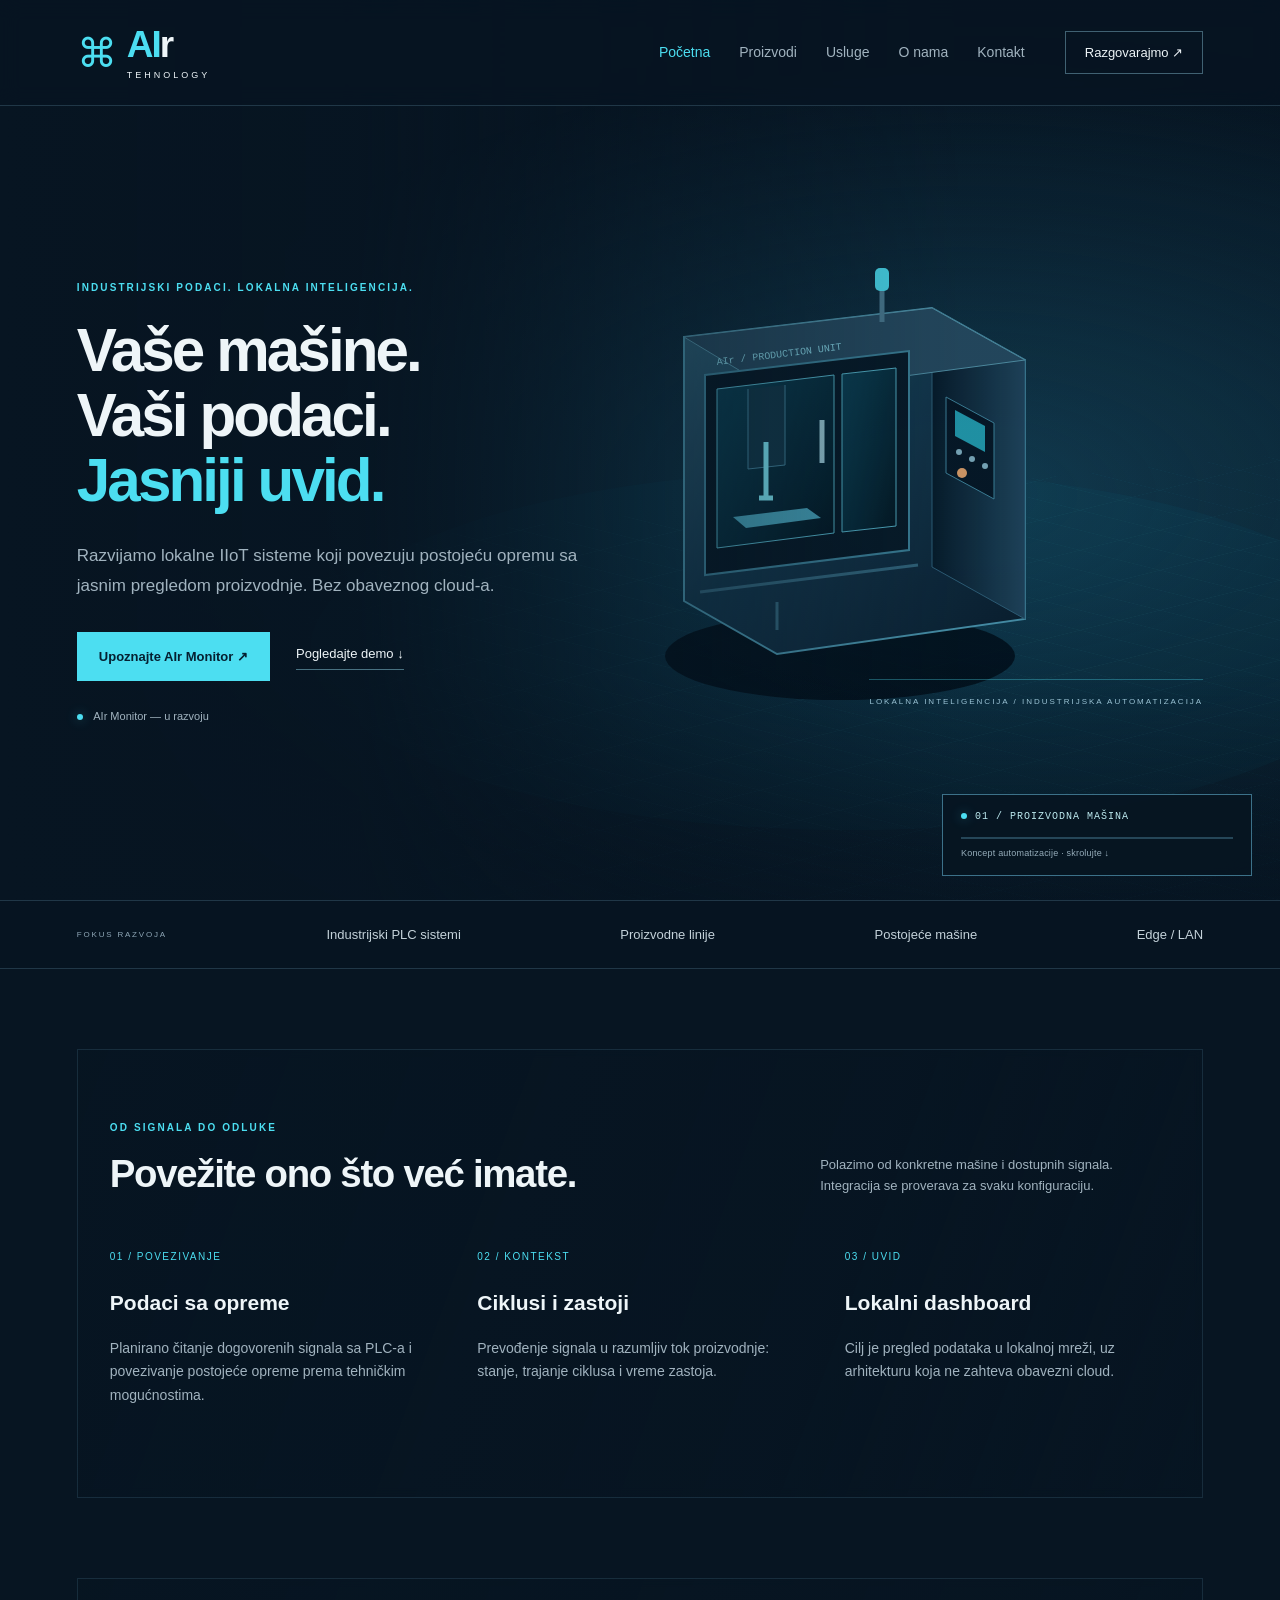
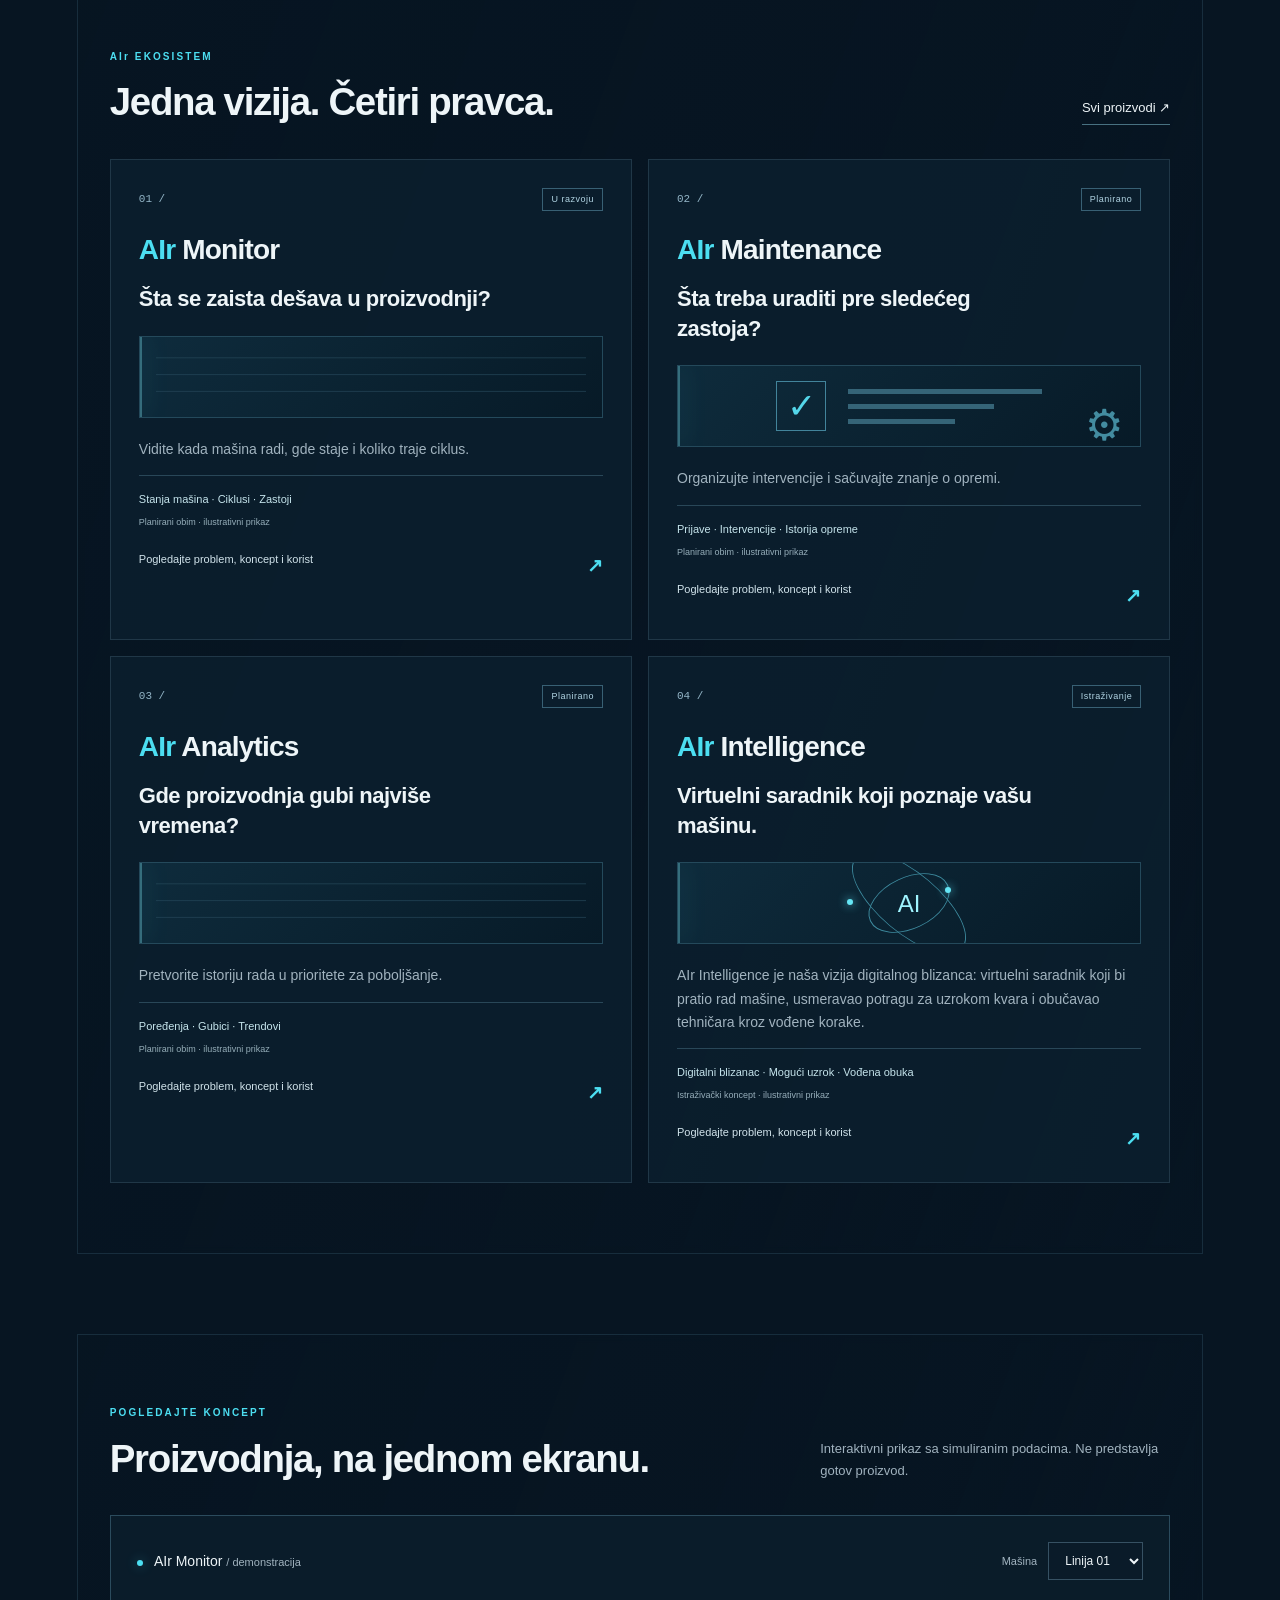
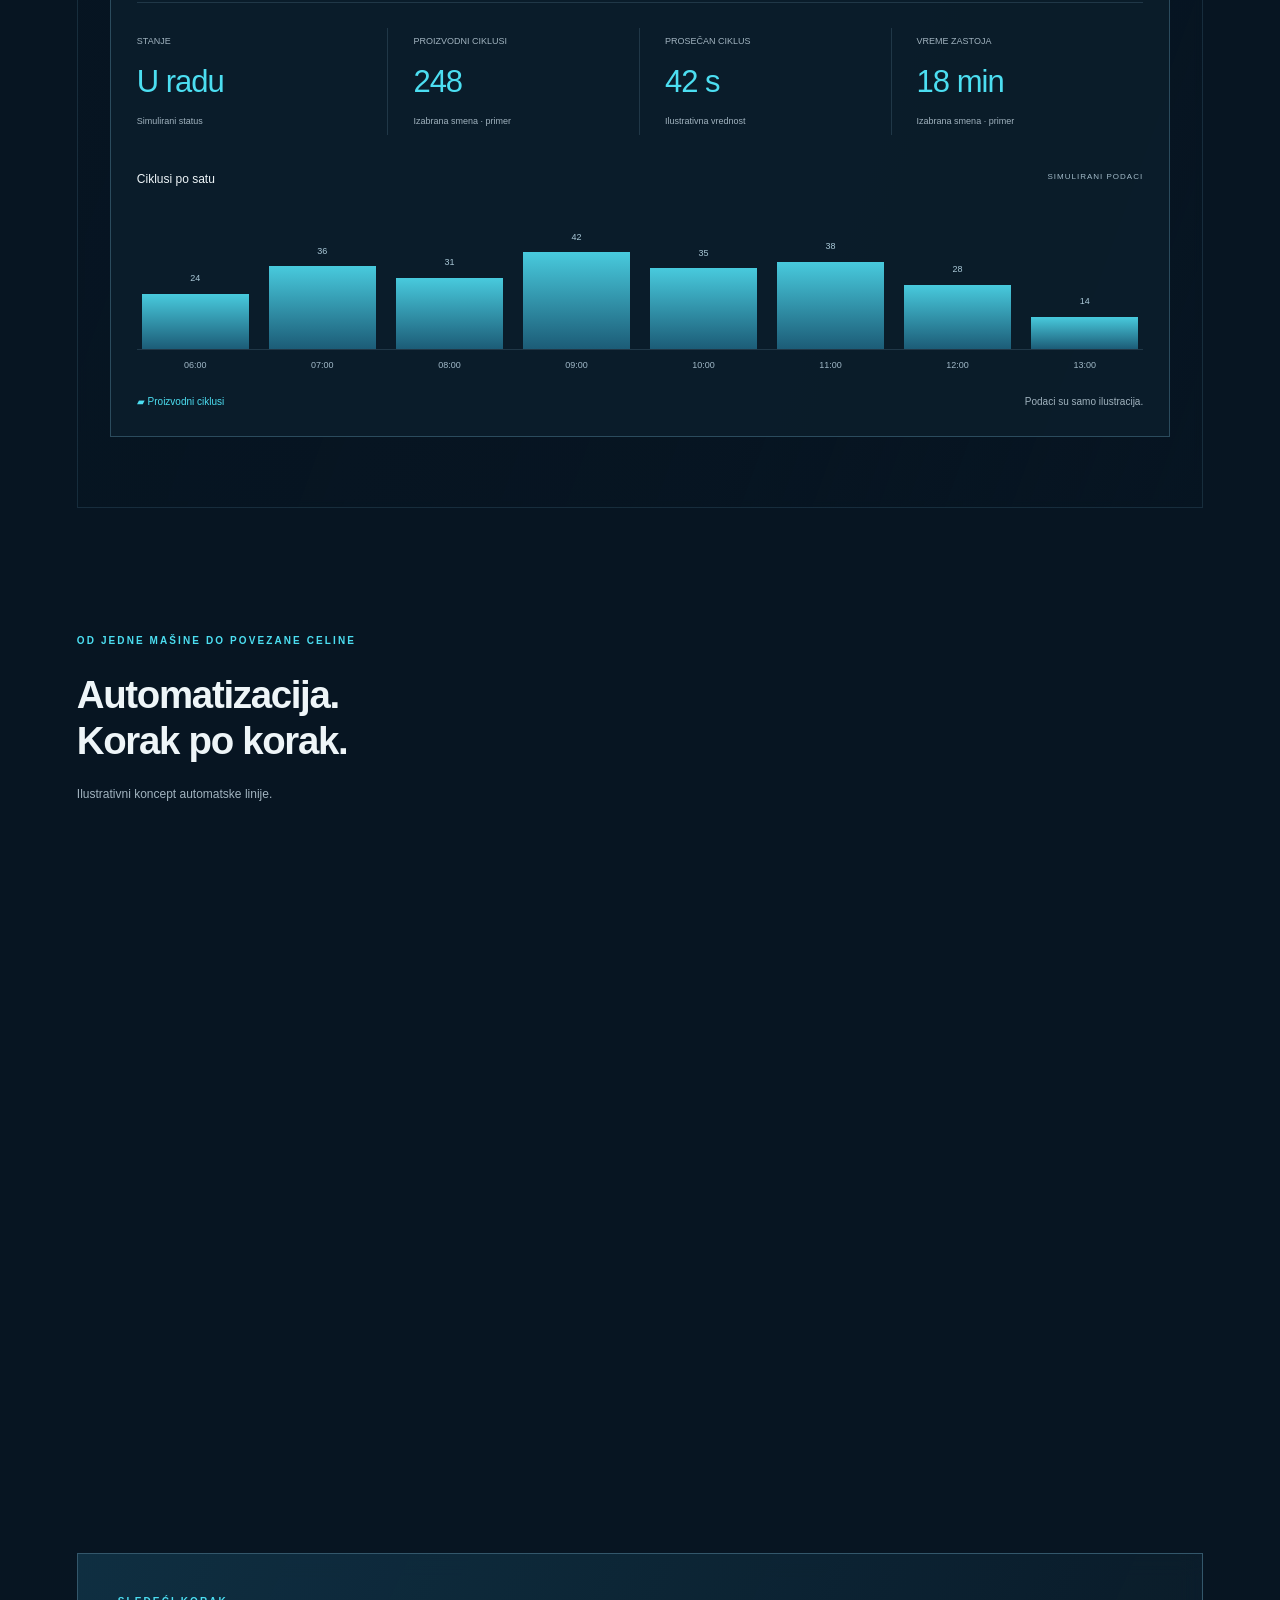
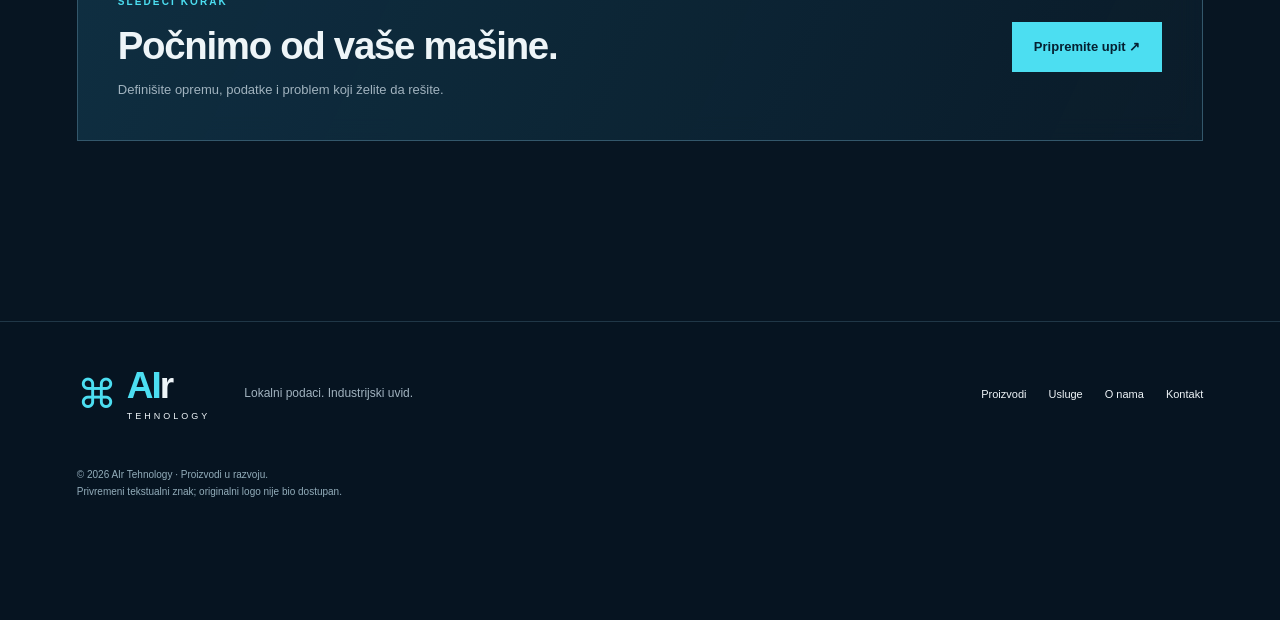
<file: index.html>
<!doctype html><html lang="sr-Latn"><head><meta charset="utf-8"><meta name="viewport" content="width=device-width,initial-scale=1"><meta name="description" content="AIr Tehnology — lokalni IIoT sistemi u razvoju za industrijske mašine i proizvodne linije. Integracija prema zahtevima pogona. Bez obaveznog cloud-a."><meta name="theme-color" content="#071522"><title>Lokalna inteligencija za industriju | AIr Tehnology</title><link rel="stylesheet" href="style.css"><script src="app.js" defer></script></head><body class="factory-home"><div class="factory-background" aria-hidden="true">
<svg class="factory-svg" viewBox="0 0 1600 900" preserveAspectRatio="xMidYMid slice">
<defs>
 <linearGradient id="steel" x2="1" y2="1"><stop stop-color="#32647b"/><stop offset=".45" stop-color="#15394f"/><stop offset="1" stop-color="#0a1d2d"/></linearGradient>
 <linearGradient id="side" x2="1" y2="0"><stop stop-color="#071b2a"/><stop offset="1" stop-color="#21465e"/></linearGradient>
 <linearGradient id="glass" x2="1" y2="1"><stop stop-color="#0d4b61" stop-opacity=".8"/><stop offset="1" stop-color="#041621"/></linearGradient>
 <pattern id="factory-grid" width="80" height="40" patternUnits="userSpaceOnUse" patternTransform="matrix(1 .25 -1 .25 800 500)"><path d="M80 0H0V40" stroke="#39adc4" stroke-opacity=".14" fill="none"/></pattern>
 <pattern id="belt" width="28" height="18" patternUnits="userSpaceOnUse"><path d="M0 0V18" stroke="#69d5df" stroke-opacity=".55" stroke-width="3"/></pattern>
 <filter id="glow"><feGaussianBlur stdDeviation="4"/></filter>
 <g id="robot-unit" stroke-linejoin="round">
  <ellipse cx="0" cy="0" rx="65" ry="20" fill="#05101c"/>
  <path d="M-47-15V-44L0-63 47-44V-15L0 4Z" fill="url(#steel)" stroke="#58bed1"/>
  <path d="M-24-38V-95L0-111 24-95V-38L0-25Z" fill="url(#side)" stroke="#58bed1"/>
  <g class="robot-shoulder"><path d="M-17-84-53-191-26-210 22-105Z" fill="url(#steel)" stroke="#70dded" stroke-width="2"/>
   <circle cx="-39" cy="-199" r="24" fill="#14394f" stroke="#8eeaff" stroke-width="2"/><circle cx="-39" cy="-199" r="10" fill="#4cdef1"/>
   <g class="robot-elbow"><path d="M-45-219 59-266 78-235-26-180Z" fill="url(#steel)" stroke="#72d8ea" stroke-width="2"/>
    <circle cx="68" cy="-250" r="20" fill="#173e53" stroke="#80e2f4" stroke-width="2"/><circle cx="68" cy="-250" r="7" fill="#73ecfa"/>
    <path d="M80-259 116-220 101-201 56-235Z" fill="url(#steel)" stroke="#80e2f4"/><path d="m108-212 19 5 5 25-11 6-4-20-12-3m0 2-5 24 14 5" fill="none" stroke="#a4eef7" stroke-width="5"/>
   </g>
  </g>
  <circle cx="0" cy="-93" r="16" fill="#12384c" stroke="#8dedff" stroke-width="2"/><circle cx="0" cy="-93" r="6" fill="#72e6f5"/>
 </g>
 <g id="conveyor-unit">
  <path d="M0 0 300-35 355-5 55 31Z" fill="#102f42" stroke="#5cc6d7" stroke-width="2"/>
  <path d="M5 0 300-32 348-6 55 26Z" fill="url(#belt)"/>
  <path d="M0 0V24L55 55V31M55 55 355 18V-5" fill="url(#side)" stroke="#4a96ad"/>
  <path d="M35 45V100M78 51V106M310 24V79M338 21V75" stroke="#326179" stroke-width="10"/>
  <path class="belt-flow" d="m55 14 265-31" fill="none" stroke="#7fe9f5" stroke-width="2" stroke-dasharray="7 25"/>
 </g>
</defs>
<ellipse cx="1010" cy="650" rx="540" ry="180" fill="#159ab5" opacity=".06"/>
<path d="M0 590 1600 440V900H0Z" fill="url(#factory-grid)"/>
<g class="factory-part" data-stage=".55" data-from-x="0" data-from-y="-90">
 <path d="M565 690 850 760 1450 636" fill="none" stroke="#4cdef1" stroke-opacity=".5" stroke-width="2" stroke-dasharray="8 9"/>
 <g stroke="#2b677d" fill="#0a2334"><path d="M566 592V345L1445 250V550" fill="none" stroke-width="7"/><path d="M566 345 620 362 1490 270 1445 250"/><path d="M620 362V601M1490 270V564" fill="none" stroke-width="5"/></g>
 <g fill="#4cdef1"><circle cx="580" cy="348" r="4"/><circle cx="890" cy="312" r="4"/><circle cx="1190" cy="279" r="4"/><circle cx="1450" cy="254" r="4"/></g>
</g>
<g class="factory-part" data-stage=".38" data-from-x="-200" data-from-y="90"><g transform="translate(510 621)"><use href="#conveyor-unit"/><g class="workpiece"><path d="m120-28 35-4 22 13v30l-35 4-22-13Z" fill="#2a677c" stroke="#6adddf"/><path d="m120-28 22 14 35-5m-35 5v29" fill="none" stroke="#6adddf"/></g></g></g>
<g class="machine-core">
 <ellipse cx="1000" cy="656" rx="175" ry="44" fill="#020c14" opacity=".8"/>
 <path d="m844 337 248-29 93 52v259l-248 35-93-53Z" fill="url(#steel)" stroke="#4c98b1" stroke-width="2"/>
 <path d="m1092 308 93 52v259l-93-52Z" fill="url(#side)" stroke="#31627c"/>
 <path d="m844 337 248-29 93 52-248 33Z" fill="#274b61" stroke="#5595ab"/>
 <path d="M865 375 1069 351V550L865 575Z" fill="#081a27" stroke="#3e839b" stroke-width="2"/>
 <path d="m877 389 117-14v158l-117 15Z" fill="url(#glass)" stroke="#56b4ca"/>
 <path d="m1002 374 54-6v158l-54 6Z" fill="url(#glass)" stroke="#56b4ca"/>
 <path d="m982 420 0 43" stroke="#9bcad6" stroke-width="5"/>
 <path d="M908 389V469L945 465V385" fill="#13384a" stroke="#43829b"/>
 <path class="machine-tool" d="M926 442V498m-7 0h14" stroke="#7de6f4" stroke-width="5"/>
 <path d="m893 517 74-9 14 10-75 10Z" fill="#48a4bb"/>
 <path d="m1106 397 48 26v76l-48-26Z" fill="#071725" stroke="#41869f"/>
 <path d="m1115 410 30 16v26l-30-16Z" fill="#2cbfd4" opacity=".8"/>
 <g fill="#82b0c2"><circle cx="1119" cy="452" r="3"/><circle cx="1132" cy="459" r="3"/><circle cx="1145" cy="466" r="3"/></g>
 <circle cx="1122" cy="473" r="5" fill="#e2a16a"/>
 <path d="m860 592 218-27M937 602v28" stroke="#34687f" stroke-width="3"/>
 <path d="M1042 322V278" stroke="#4c7c92" stroke-width="5"/><rect x="1035" y="268" width="14" height="23" rx="5" fill="#4cdef1"/>
 <text x="877" y="365" fill="#89d7e7" font-size="10" font-family="monospace" transform="rotate(-7 877 365)">AIr / PRODUCTION UNIT</text>
</g>
<g class="factory-part" data-stage=".12" data-from-x="-130" data-from-y="100"><g transform="translate(740 700)"><use href="#robot-unit"/></g></g>
<g class="factory-part" data-stage=".52" data-from-x="240" data-from-y="80"><g transform="translate(1140 635)"><use href="#conveyor-unit"/></g></g>
<g class="factory-part" data-stage=".25" data-from-x="150" data-from-y="100"><g transform="translate(1390 605) scale(-.85 .85)"><use href="#robot-unit"/></g></g>
<g class="factory-part" data-stage=".65" data-from-x="80" data-from-y="80">
 <g transform="translate(1470 642)"><path d="m0 0 50-6 26 15v51l-50 6L0 51Z" fill="url(#steel)" stroke="#5ec9dd"/><path d="m5-24 39-4 22 13v25l-39 5L5 0Z" fill="#1a4960" stroke="#5ec9dd"/></g>
 <path class="line-signal" d="M604 715 856 780 1474 660" fill="none" stroke="#65e2ee" stroke-width="3" stroke-dasharray="12 28"/>
</g>
</svg>
<div class="factory-shade"></div>
</div>
<div class="factory-status" aria-hidden="true"><span class="dot"></span><span id="factory-stage-label">01 / PROIZVODNA MAŠINA</span><div class="factory-progress"><span></span></div><small>Koncept automatizacije · skrolujte ↓</small></div>

<a class="skip" href="#main">Pređi na sadržaj</a><header><a class="brand" href="index.html" aria-label="AIr Tehnology početna"><span class="brand-symbol">⌘</span><span><b><i>AI</i>r</b><small>TEHNOLOGY</small></span></a><button class="menu-toggle" aria-expanded="false" aria-controls="navigation" aria-label="Otvori navigaciju">☰</button><nav id="navigation" aria-label="Glavna navigacija"><a href="index.html" aria-current="page">Početna</a><a href="proizvodi.html" >Proizvodi</a><a href="usluge.html" >Usluge</a><a href="o-nama.html" >O nama</a><a href="kontakt.html" >Kontakt</a></nav><a class="header-cta" href="kontakt.html">Razgovarajmo ↗</a></header><main id="main"><section class="hero"><div><div class="eyebrow">INDUSTRIJSKI PODACI. LOKALNA INTELIGENCIJA.</div><h1>Vaše mašine.<br>Vaši podaci.<br><em>Jasniji uvid.</em></h1><p class="lead">Razvijamo lokalne IIoT sisteme koji povezuju postojeću opremu sa jasnim pregledom proizvodnje. Bez obaveznog cloud-a.</p><div class="actions"><a class="button" href="air-monitor.html">Upoznajte AIr Monitor ↗</a><a class="text-link" href="#demo">Pogledajte demo ↓</a></div><div class="hero-note"><i class="dot"></i> AIr Monitor — u razvoju</div></div><div class="factory-hero-space"><span>LOKALNA INTELIGENCIJA / INDUSTRIJSKA AUTOMATIZACIJA</span></div></section><div class="tech-strip"><span>FOKUS RAZVOJA</span><b>Industrijski PLC sistemi</b><b>Proizvodne linije</b><b>Postojeće mašine</b><b>Edge / LAN</b></div><section class="section"><div class="section-heading"><div><div class="eyebrow">OD SIGNALA DO ODLUKE</div><h2>Povežite ono što već imate.</h2></div><p>Polazimo od konkretne mašine i dostupnih signala. Integracija se proverava za svaku konfiguraciju.</p></div><div class="steps"><article><span>01 / POVEZIVANJE</span><h3>Podaci sa opreme</h3><p>Planirano čitanje dogovorenih signala sa PLC-a i povezivanje postojeće opreme prema tehničkim mogućnostima.</p></article><article><span>02 / KONTEKST</span><h3>Ciklusi i zastoji</h3><p>Prevođenje signala u razumljiv tok proizvodnje: stanje, trajanje ciklusa i vreme zastoja.</p></article><article><span>03 / UVID</span><h3>Lokalni dashboard</h3><p>Cilj je pregled podataka u lokalnoj mreži, uz arhitekturu koja ne zahteva obavezni cloud.</p></article></div></section><section class="section"><div class="section-heading"><div><div class="eyebrow">AIr EKOSISTEM</div><h2>Jedna vizija. Četiri pravca.</h2></div><a class="text-link" href="proizvodi.html">Svi proizvodi ↗</a></div><div class="products"><a class="product benefit-card" href="air-monitor.html"><div class="row"><span class="num">01 /</span><span class="badge">U razvoju</span></div><h3><span>AIr</span> Monitor</h3><h4>Šta se zaista dešava u proizvodnji?</h4><div class="concept-visual visual-monitor mini" aria-hidden="true"><svg viewBox="0 0 440 100" preserveAspectRatio="none"><path d="M0 80H440M0 45H440M0 10H440" stroke="#244658" fill="none"/><path class="signal-line" d="M0 70H40V30H85V70H125V25H170V70H215V35H260V70H305V20H350V70H395V28H440" stroke="currentColor" stroke-width="3" fill="none"/></svg><span class="scan-light"></span></div><p>Vidite kada mašina radi, gde staje i koliko traje ciklus.</p><div class="card-deliverables">Stanja mašina · Ciklusi · Zastoji</div><span class="card-disclaimer">Planirani obim · ilustrativni prikaz</span><span class="more">Pogledajte problem, koncept i korist <b>↗</b></span></a><a class="product benefit-card" href="air-maintenance.html"><div class="row"><span class="num">02 /</span><span class="badge">Planirano</span></div><h3><span>AIr</span> Maintenance</h3><h4>Šta treba uraditi pre sledećeg zastoja?</h4><div class="concept-visual visual-maintenance mini" aria-hidden="true"><span class="task-mark">✓</span><div class="task-lines"><i></i><i></i><i></i></div><span class="gear-mark">⚙</span><span class="scan-light"></span></div><p>Organizujte intervencije i sačuvajte znanje o opremi.</p><div class="card-deliverables">Prijave · Intervencije · Istorija opreme</div><span class="card-disclaimer">Planirani obim · ilustrativni prikaz</span><span class="more">Pogledajte problem, koncept i korist <b>↗</b></span></a><a class="product benefit-card" href="air-analytics.html"><div class="row"><span class="num">03 /</span><span class="badge">Planirano</span></div><h3><span>AIr</span> Analytics</h3><h4>Gde proizvodnja gubi najviše vremena?</h4><div class="concept-visual visual-analytics mini" aria-hidden="true"><svg viewBox="0 0 440 100" preserveAspectRatio="none"><path d="M0 80H440M0 45H440M0 10H440" stroke="#244658" fill="none"/><path class="signal-line" d="M0 85 45 75 80 80 120 52 160 60 205 35 250 45 290 20 340 30 390 12 440 18" stroke="currentColor" stroke-width="3" fill="none"/></svg><span class="scan-light"></span></div><p>Pretvorite istoriju rada u prioritete za poboljšanje.</p><div class="card-deliverables">Poređenja · Gubici · Trendovi</div><span class="card-disclaimer">Planirani obim · ilustrativni prikaz</span><span class="more">Pogledajte problem, koncept i korist <b>↗</b></span></a><a class="product benefit-card" href="air-intelligence.html"><div class="row"><span class="num">04 /</span><span class="badge">Istraživanje</span></div><h3><span>AIr</span> Intelligence</h3><h4>Virtuelni saradnik koji poznaje vašu mašinu.</h4><div class="concept-visual visual-intelligence mini" aria-hidden="true"><span class="ai-orbit orbit-one"></span><span class="ai-orbit orbit-two"></span><b class="ai-core">AI</b><i class="ai-node node-one"></i><i class="ai-node node-two"></i><span class="scan-light"></span></div><p>AIr Intelligence je naša vizija digitalnog blizanca: virtuelni saradnik koji bi pratio rad mašine, usmeravao potragu za uzrokom kvara i obučavao tehničara kroz vođene korake.</p><div class="card-deliverables">Digitalni blizanac · Mogući uzrok · Vođena obuka</div><span class="card-disclaimer">Istraživački koncept · ilustrativni prikaz</span><span class="more">Pogledajte problem, koncept i korist <b>↗</b></span></a></div></section><section class="section" id="demo"><div class="section-heading"><div><div class="eyebrow">POGLEDAJTE KONCEPT</div><h2>Proizvodnja, na jednom ekranu.</h2></div><p>Interaktivni prikaz sa simuliranim podacima. Ne predstavlja gotov proizvod.</p></div><div class="dashboard"><div class="dash-head"><div><i class="dot"></i> AIr Monitor <span class="muted">/ demonstracija</span></div><label>Mašina <select id="machine"><option value="0">Linija 01</option><option value="1">Presa 02</option><option value="2">Ćelija 03</option></select></label></div><div class="metrics" aria-live="polite"><div><small>STANJE</small><strong id="state"></strong><span>Simulirani status</span></div><div><small>PROIZVODNI CIKLUSI</small><strong id="cycles"></strong><span>Izabrana smena · primer</span></div><div><small>PROSEČAN CIKLUS</small><strong id="cycle"></strong><span>Ilustrativna vrednost</span></div><div><small>VREME ZASTOJA</small><strong id="stop"></strong><span>Izabrana smena · primer</span></div></div><div class="chart-title">Ciklusi po satu <span>SIMULIRANI PODACI</span></div><div class="bars" id="bars" aria-label="Simulirani ciklusi po satu"></div><div class="legend"><span>▰ Proizvodni ciklusi</span><span>Podaci su samo ilustracija.</span></div></div></section><section class="factory-finale"><div class="eyebrow">OD JEDNE MAŠINE DO POVEZANE CELINE</div><h2>Automatizacija.<br>Korak po korak.</h2><p>Ilustrativni koncept automatske linije.</p></section><section class="cta"><div><div class="eyebrow">SLEDEĆI KORAK</div><h2>Počnimo od vaše mašine.</h2><p>Definišite opremu, podatke i problem koji želite da rešite.</p></div><a class="button" href="kontakt.html">Pripremite upit ↗</a></section></main><footer><a class="brand" href="index.html"><span class="brand-symbol">⌘</span><span><b><i>AI</i>r</b><small>TEHNOLOGY</small></span></a><p>Lokalni podaci. Industrijski uvid.</p><div><a href="proizvodi.html">Proizvodi</a><a href="usluge.html">Usluge</a><a href="o-nama.html">O nama</a><a href="kontakt.html">Kontakt</a></div><small>© 2026 AIr Tehnology · Proizvodi u razvoju.<br>Privremeni tekstualni znak; originalni logo nije bio dostupan.</small></footer></body></html>
</file>
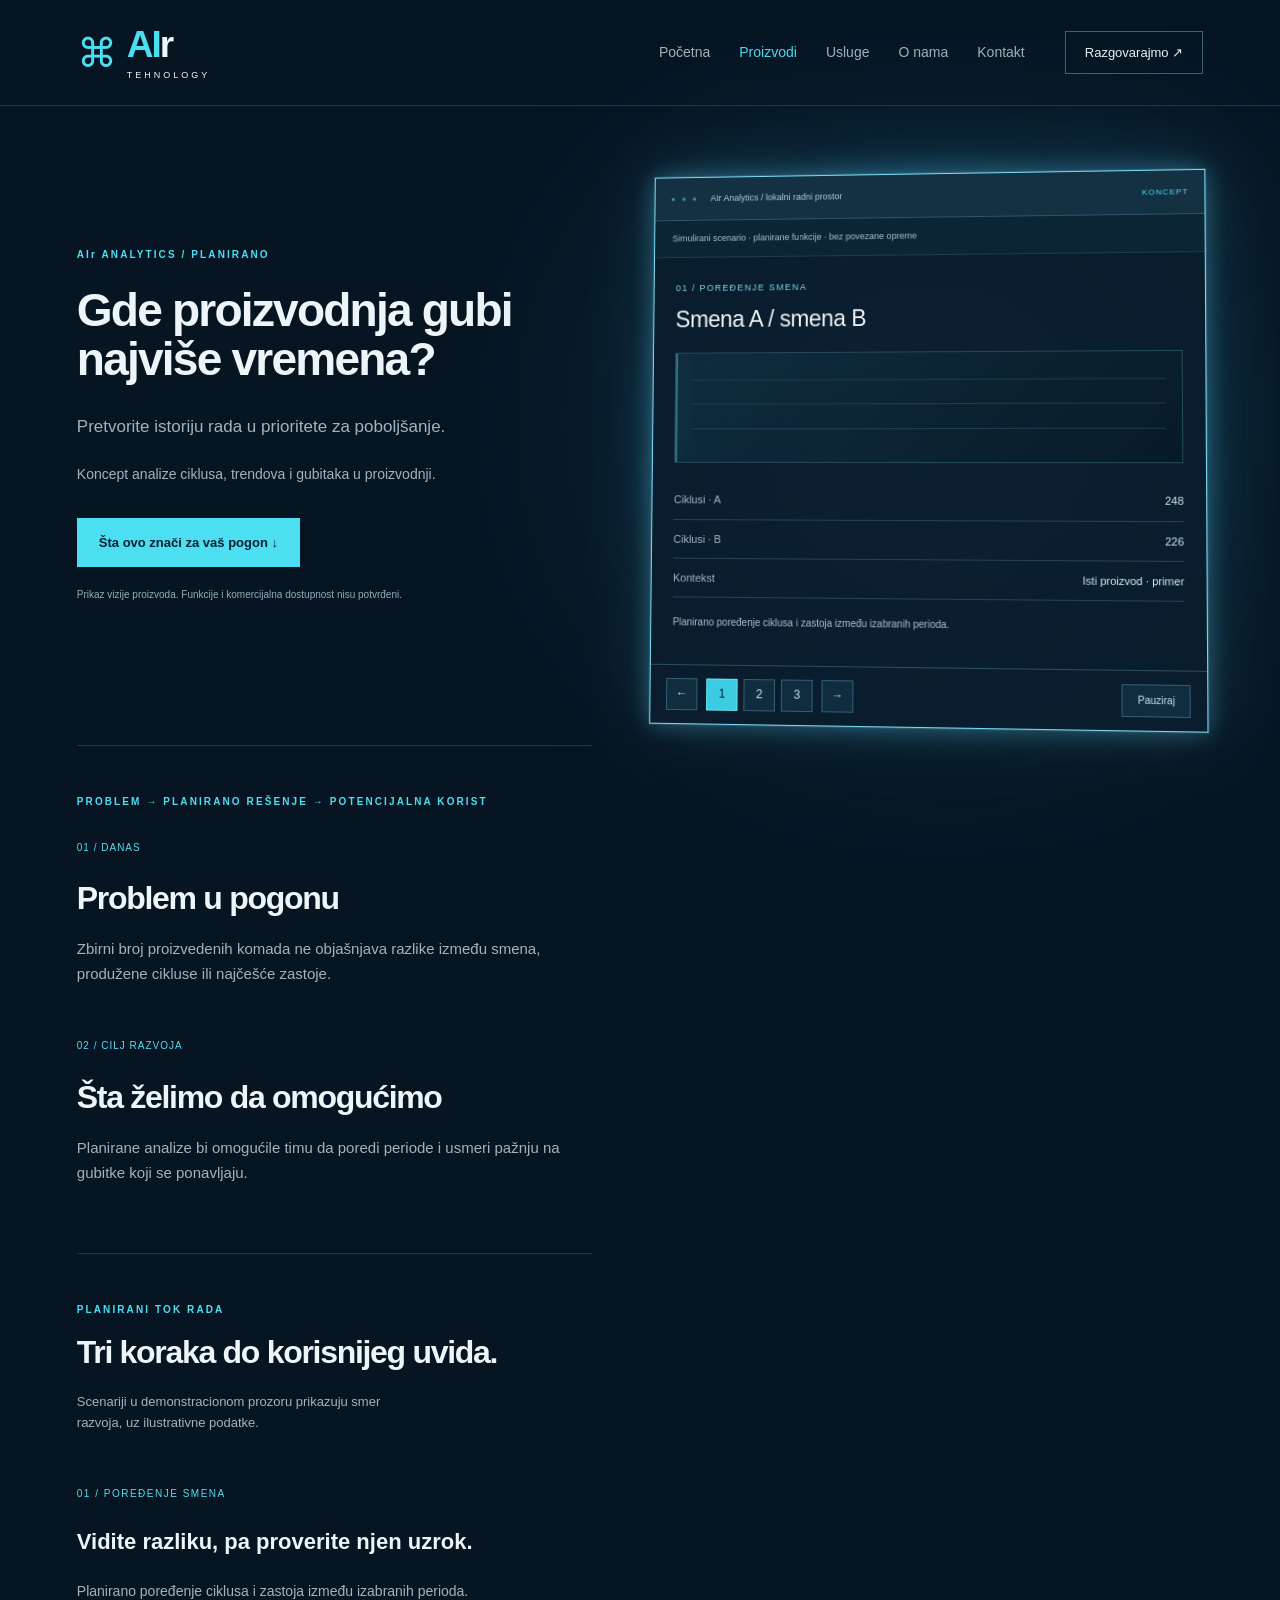
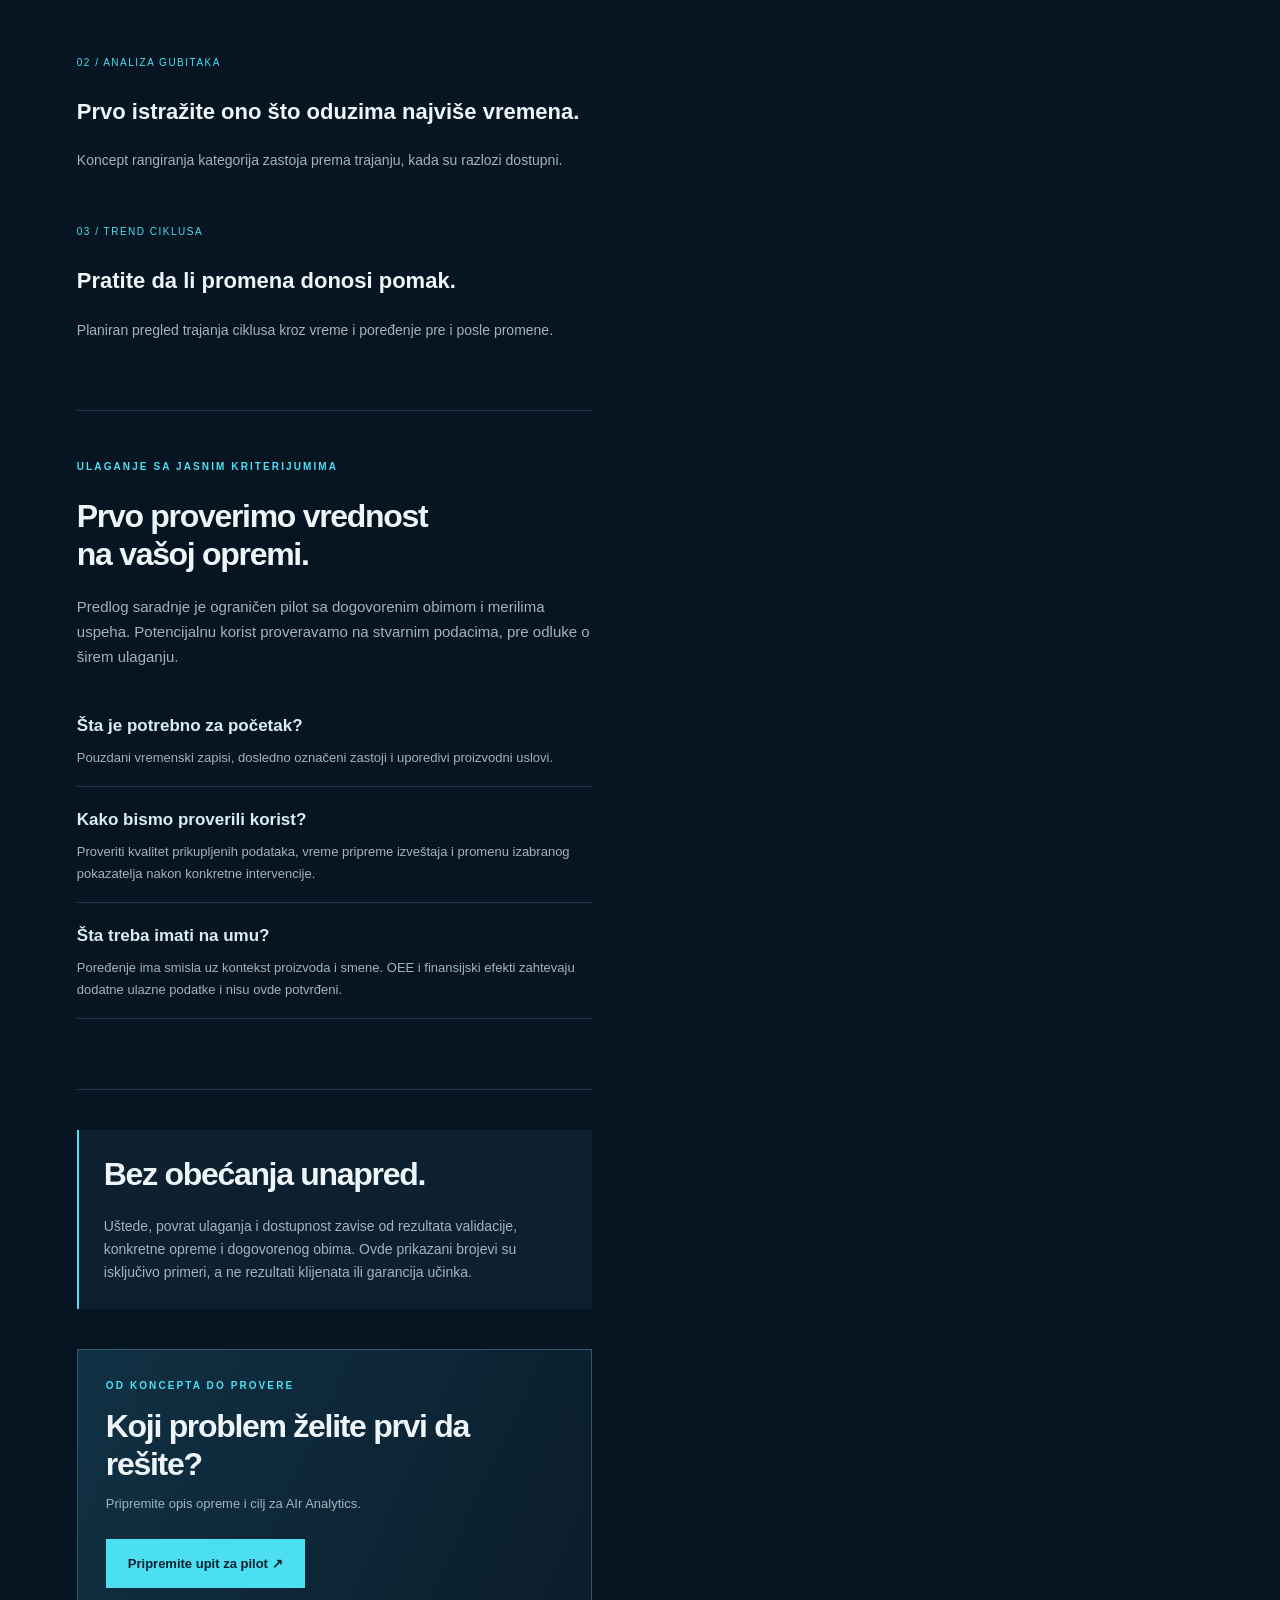
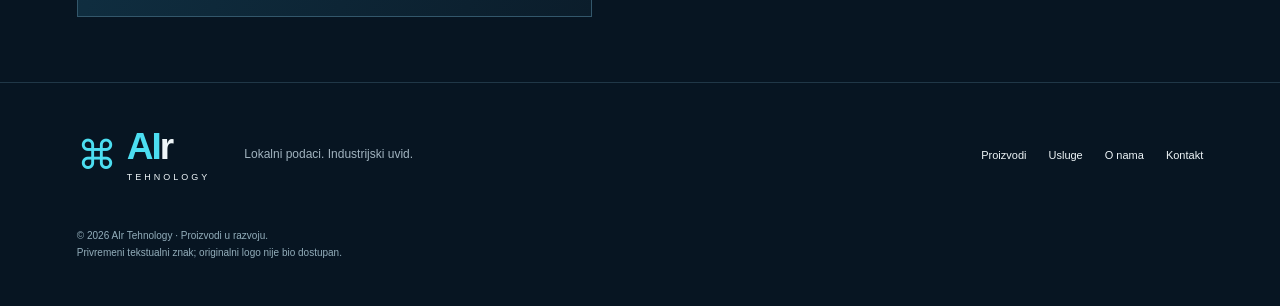
<file: air-analytics.html>
<!doctype html><html lang="sr-Latn"><head><meta charset="utf-8"><meta name="viewport" content="width=device-width,initial-scale=1"><meta name="description" content="AIr Tehnology — lokalni IIoT sistemi u razvoju za industrijske mašine i proizvodne linije. Integracija prema zahtevima pogona. Bez obaveznog cloud-a."><meta name="theme-color" content="#071522"><title>AIr Analytics | AIr Tehnology</title><link rel="stylesheet" href="style.css"><script src="app.js" defer></script></head><body class=""><a class="skip" href="#main">Pređi na sadržaj</a><header><a class="brand" href="index.html" aria-label="AIr Tehnology početna"><span class="brand-symbol">⌘</span><span><b><i>AI</i>r</b><small>TEHNOLOGY</small></span></a><button class="menu-toggle" aria-expanded="false" aria-controls="navigation" aria-label="Otvori navigaciju">☰</button><nav id="navigation" aria-label="Glavna navigacija"><a href="index.html" >Početna</a><a href="proizvodi.html" aria-current="page">Proizvodi</a><a href="usluge.html" >Usluge</a><a href="o-nama.html" >O nama</a><a href="kontakt.html" >Kontakt</a></nav><a class="header-cta" href="kontakt.html">Razgovarajmo ↗</a></header><main id="main"><div class="product-follow-layout"><div class="product-reading"><section class="product-story-hero"><div class="product-story-copy"><div class="eyebrow">AIr ANALYTICS / PLANIRANO</div><h1>Gde proizvodnja gubi najviše vremena?</h1><p class="lead">Pretvorite istoriju rada u prioritete za poboljšanje.</p><p>Koncept analize ciklusa, trendova i gubitaka u proizvodnji.</p><a class="button" href="#vrednost">Šta ovo znači za vaš pogon ↓</a><p class="concept-caveat">Prikaz vizije proizvoda. Funkcije i komercijalna dostupnost nisu potvrđeni.</p></div></section><section class="section value-story" id="vrednost"><div class="eyebrow">PROBLEM → PLANIRANO REŠENJE → POTENCIJALNA KORIST</div><div class="value-grid"><article><span>01 / DANAS</span><h2>Problem u pogonu</h2><p>Zbirni broj proizvedenih komada ne objašnjava razlike između smena, produžene cikluse ili najčešće zastoje.</p></article><article><span>02 / CILJ RAZVOJA</span><h2>Šta želimo da omogućimo</h2><p>Planirane analize bi omogućile timu da poredi periode i usmeri pažnju na gubitke koji se ponavljaju.</p></article></div></section><section class="section"><div class="section-heading"><div><div class="eyebrow">PLANIRANI TOK RADA</div><h2>Tri koraka do korisnijeg uvida.</h2></div><p>Scenariji u demonstracionom prozoru prikazuju smer razvoja, uz ilustrativne podatke.</p></div><div class="steps product-workflow"><article><span>01 / POREĐENJE SMENA</span><h3>Vidite razliku, pa proverite njen uzrok.</h3><p>Planirano poređenje ciklusa i zastoja između izabranih perioda.</p></article><article><span>02 / ANALIZA GUBITAKA</span><h3>Prvo istražite ono što oduzima najviše vremena.</h3><p>Koncept rangiranja kategorija zastoja prema trajanju, kada su razlozi dostupni.</p></article><article><span>03 / TREND CIKLUSA</span><h3>Pratite da li promena donosi pomak.</h3><p>Planiran pregled trajanja ciklusa kroz vreme i poređenje pre i posle promene.</p></article></div></section><section class="investment section"><div><div class="eyebrow">ULAGANJE SA JASNIM KRITERIJUMIMA</div><h2>Prvo proverimo vrednost<br>na vašoj opremi.</h2><p>Predlog saradnje je ograničen pilot sa dogovorenim obimom i merilima uspeha. Potencijalnu korist proveravamo na stvarnim podacima, pre odluke o širem ulaganju.</p></div><div class="pilot-points"><article><h3>Šta je potrebno za početak?</h3><p>Pouzdani vremenski zapisi, dosledno označeni zastoji i uporedivi proizvodni uslovi.</p></article><article><h3>Kako bismo proverili korist?</h3><p>Proveriti kvalitet prikupljenih podataka, vreme pripreme izveštaja i promenu izabranog pokazatelja nakon konkretne intervencije.</p></article><article><h3>Šta treba imati na umu?</h3><p>Poređenje ima smisla uz kontekst proizvoda i smene. OEE i finansijski efekti zahtevaju dodatne ulazne podatke i nisu ovde potvrđeni.</p></article></div></section><section class="notice"><h2>Bez obećanja unapred.</h2><p>Uštede, povrat ulaganja i dostupnost zavise od rezultata validacije, konkretne opreme i dogovorenog obima. Ovde prikazani brojevi su isključivo primeri, a ne rezultati klijenata ili garancija učinka.</p></section><section class="cta"><div><div class="eyebrow">OD KONCEPTA DO PROVERE</div><h2>Koji problem želite prvi da rešite?</h2><p>Pripremite opis opreme i cilj za AIr Analytics.</p></div><a class="button" href="kontakt.html?proizvod=analytics">Pripremite upit za pilot ↗</a></section></div><aside class="product-follow-window" aria-label="Prateći prikaz planiranih funkcija"><div class="product-window-backdrop"><section class="function-window" data-showcase aria-label="Demonstracija koncepta AIr Analytics"><div class="window-chrome"><span class="window-dots">● ● ●</span><span>AIr Analytics / lokalni radni prostor</span><span class="window-demo">KONCEPT</span></div><div class="window-disclaimer">Simulirani scenario · planirane funkcije · bez povezane opreme</div><div class="showcase-slides"><div class="showcase-slide" data-slide ><div class="window-section-label">01 / Poređenje smena</div><h3>Smena A / smena B</h3><div class="concept-visual visual-analytics " aria-hidden="true"><svg viewBox="0 0 440 100" preserveAspectRatio="none"><path d="M0 80H440M0 45H440M0 10H440" stroke="#244658" fill="none"/><path class="signal-line" d="M0 85 45 75 80 80 120 52 160 60 205 35 250 45 290 20 340 30 390 12 440 18" stroke="currentColor" stroke-width="3" fill="none"/></svg><span class="scan-light"></span></div><div class="scenario-rows"><div><span>Ciklusi · A</span><strong>248</strong></div><div><span>Ciklusi · B</span><strong>226</strong></div><div><span>Kontekst</span><strong>Isti proizvod · primer</strong></div></div><p class="scenario-note">Planirano poređenje ciklusa i zastoja između izabranih perioda.</p></div><div class="showcase-slide" data-slide hidden><div class="window-section-label">02 / Analiza gubitaka</div><h3>Zastoji / primer</h3><div class="concept-visual visual-analytics " aria-hidden="true"><svg viewBox="0 0 440 100" preserveAspectRatio="none"><path d="M0 80H440M0 45H440M0 10H440" stroke="#244658" fill="none"/><path class="signal-line" d="M0 85 45 75 80 80 120 52 160 60 205 35 250 45 290 20 340 30 390 12 440 18" stroke="currentColor" stroke-width="3" fill="none"/></svg><span class="scan-light"></span></div><div class="scenario-rows"><div><span>Čekanje materijala</span><strong>32 min</strong></div><div><span>Podešavanje</span><strong>18 min</strong></div><div><span>Ostalo</span><strong>9 min</strong></div></div><p class="scenario-note">Koncept rangiranja kategorija zastoja prema trajanju, kada su razlozi dostupni.</p></div><div class="showcase-slide" data-slide hidden><div class="window-section-label">03 / Trend ciklusa</div><h3>Trend / primer</h3><div class="concept-visual visual-analytics " aria-hidden="true"><svg viewBox="0 0 440 100" preserveAspectRatio="none"><path d="M0 80H440M0 45H440M0 10H440" stroke="#244658" fill="none"/><path class="signal-line" d="M0 85 45 75 80 80 120 52 160 60 205 35 250 45 290 20 340 30 390 12 440 18" stroke="currentColor" stroke-width="3" fill="none"/></svg><span class="scan-light"></span></div><div class="scenario-rows"><div><span>Pre promene</span><strong>48 s</strong></div><div><span>Posle promene</span><strong>42 s</strong></div><div><span>Tumačenje</span><strong>Potrebna validacija</strong></div></div><p class="scenario-note">Planiran pregled trajanja ciklusa kroz vreme i poređenje pre i posle promene.</p></div></div><div class="showcase-controls"><button type="button" data-direction="-1" aria-label="Prethodni scenario">←</button><div class="scenario-dots" role="group" aria-label="Izbor scenarija"><button type="button" data-index="0" aria-label="Poređenje smena" aria-pressed="true">1</button><button type="button" data-index="1" aria-label="Analiza gubitaka" aria-pressed="false">2</button><button type="button" data-index="2" aria-label="Trend ciklusa" aria-pressed="false">3</button></div><button type="button" data-direction="1" aria-label="Sledeći scenario">→</button><button class="playback" type="button" data-pause aria-pressed="false">Pauziraj</button></div><span class="sr-only" data-announcement role="status"></span></section></div></aside></div></main><footer><a class="brand" href="index.html"><span class="brand-symbol">⌘</span><span><b><i>AI</i>r</b><small>TEHNOLOGY</small></span></a><p>Lokalni podaci. Industrijski uvid.</p><div><a href="proizvodi.html">Proizvodi</a><a href="usluge.html">Usluge</a><a href="o-nama.html">O nama</a><a href="kontakt.html">Kontakt</a></div><small>© 2026 AIr Tehnology · Proizvodi u razvoju.<br>Privremeni tekstualni znak; originalni logo nije bio dostupan.</small></footer></body></html>
</file>
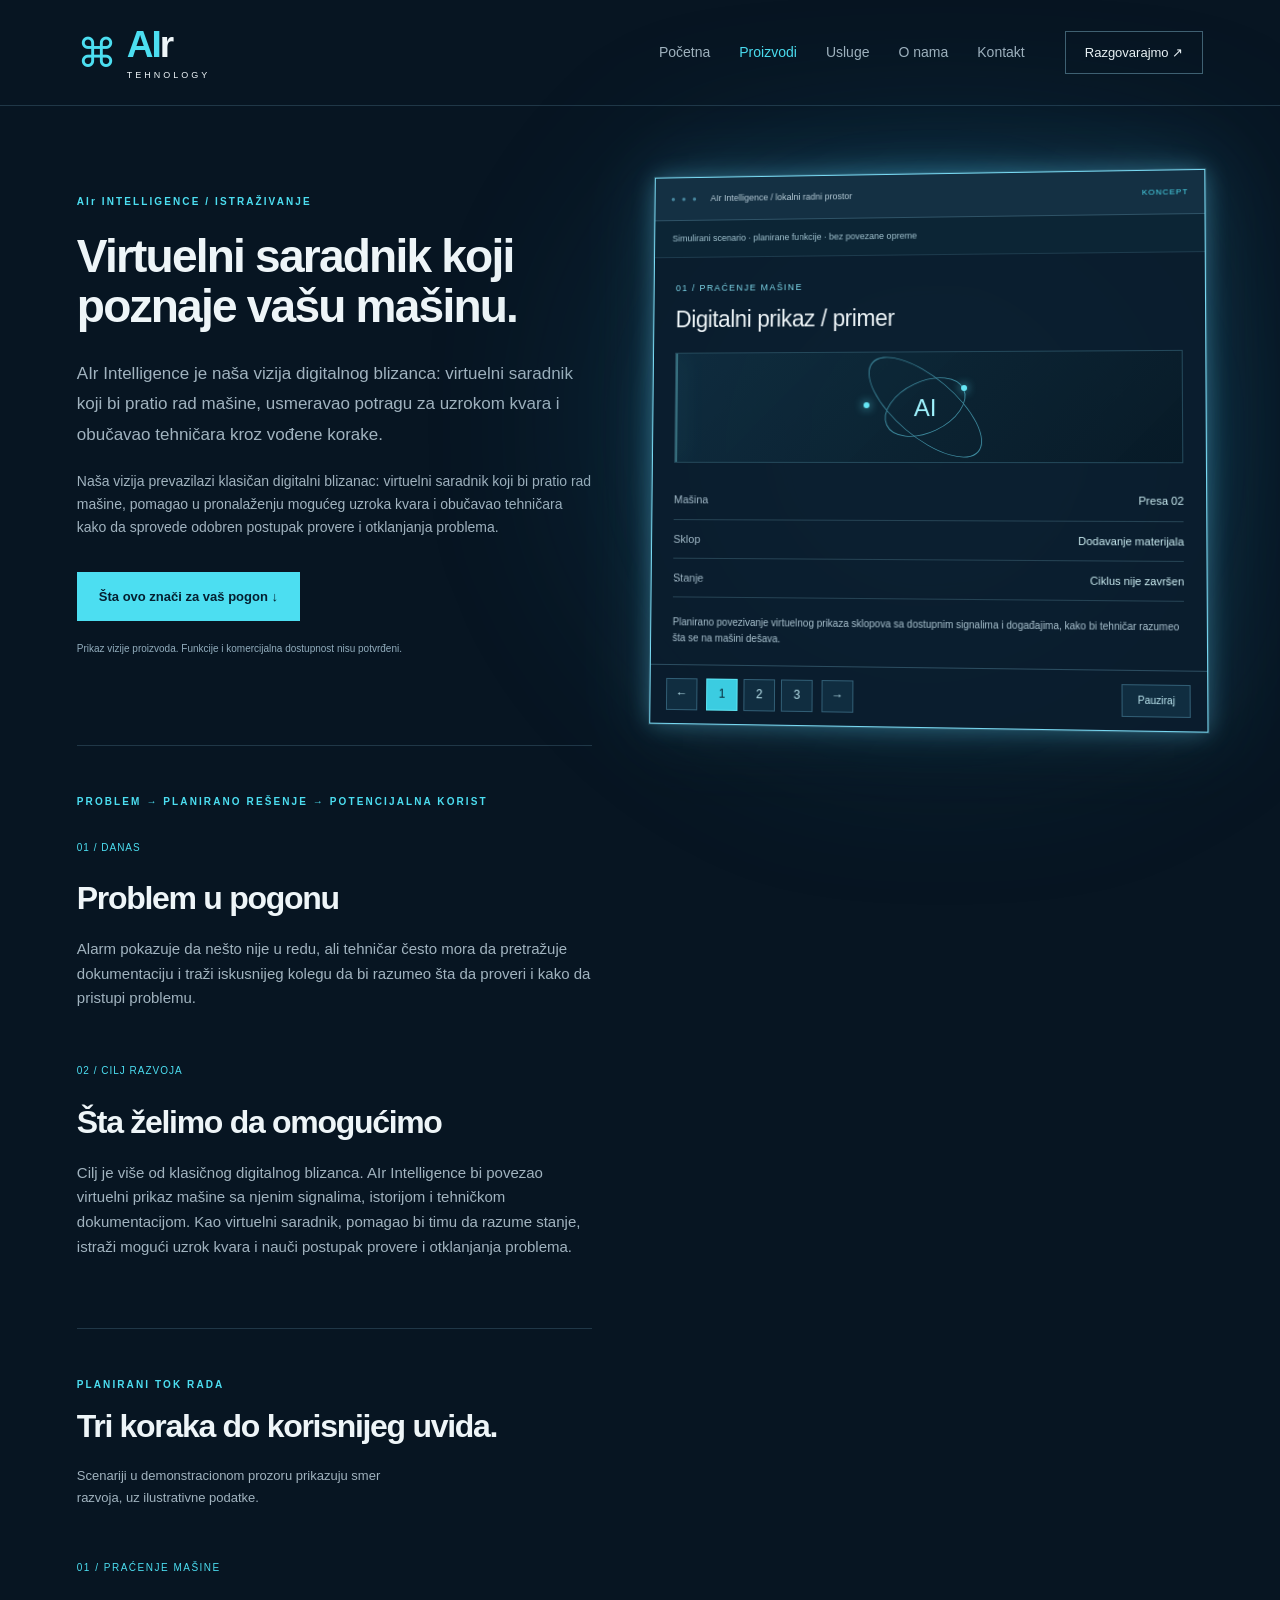
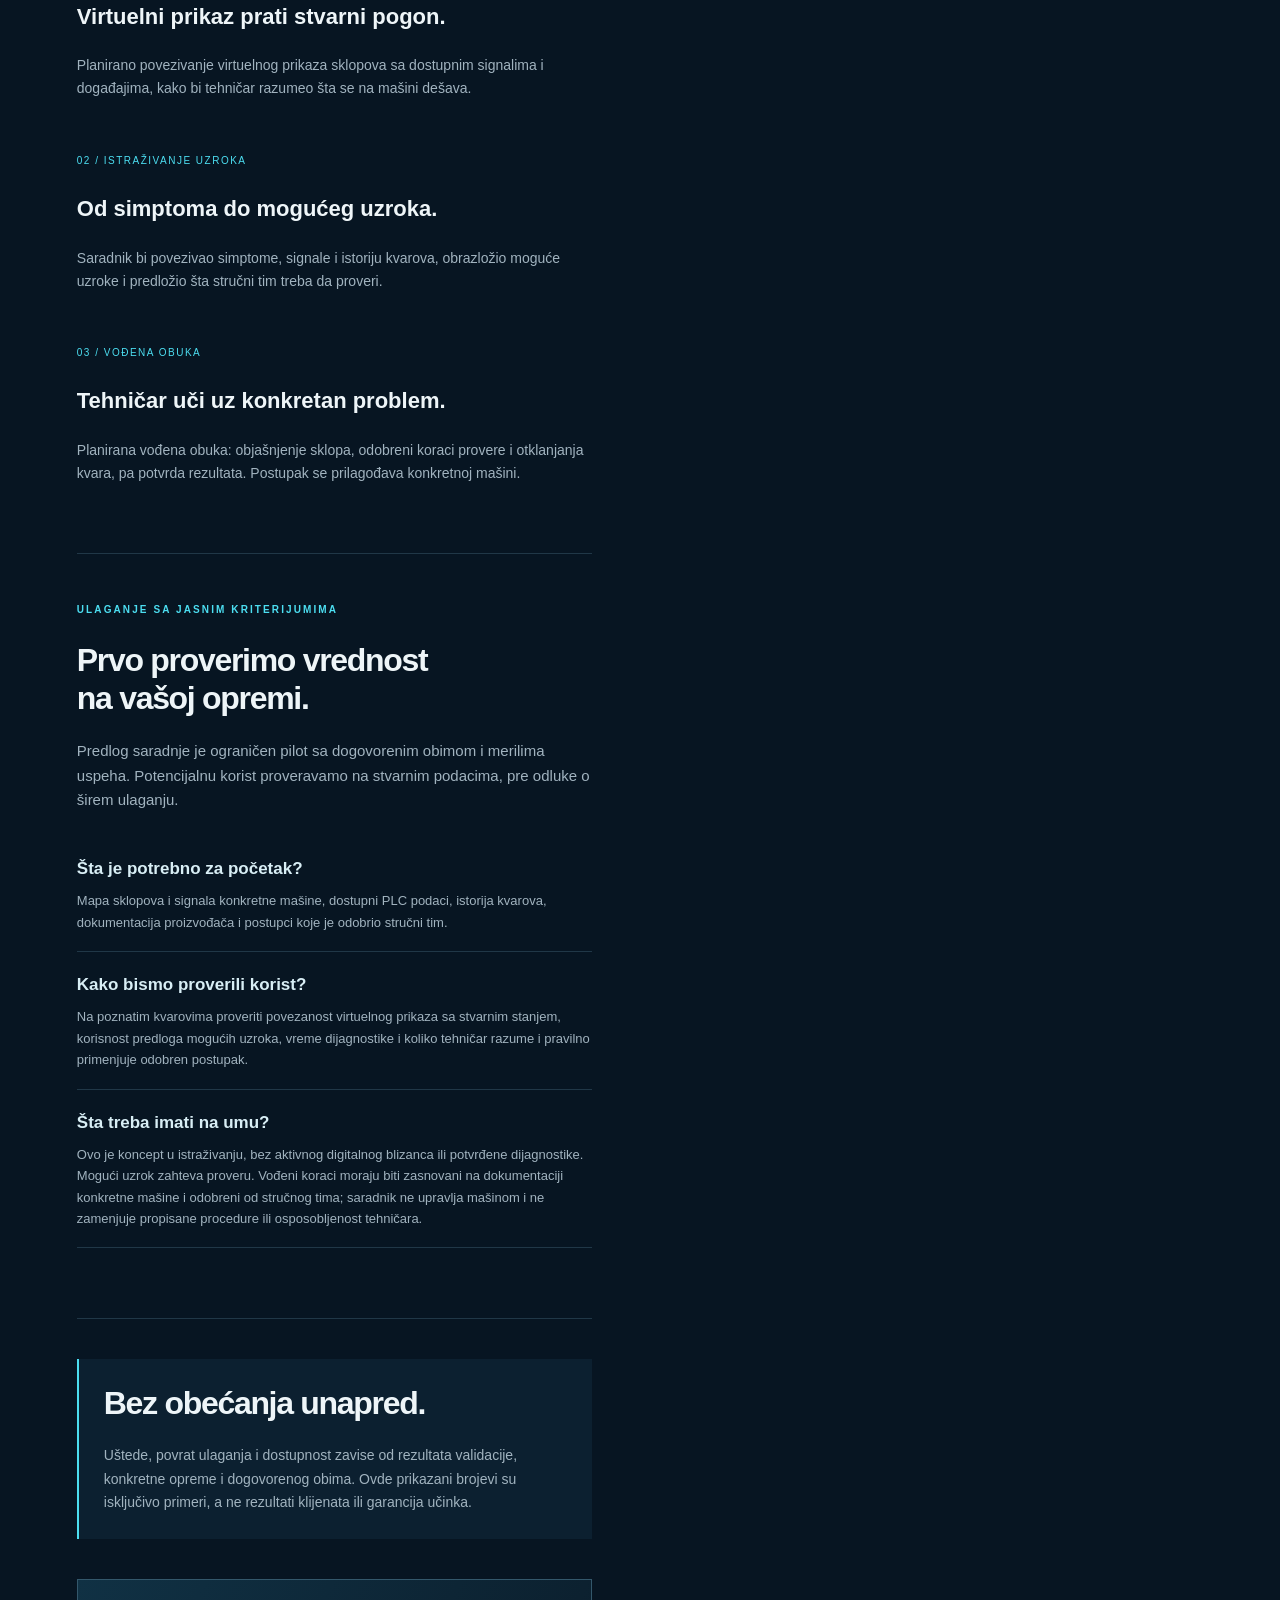
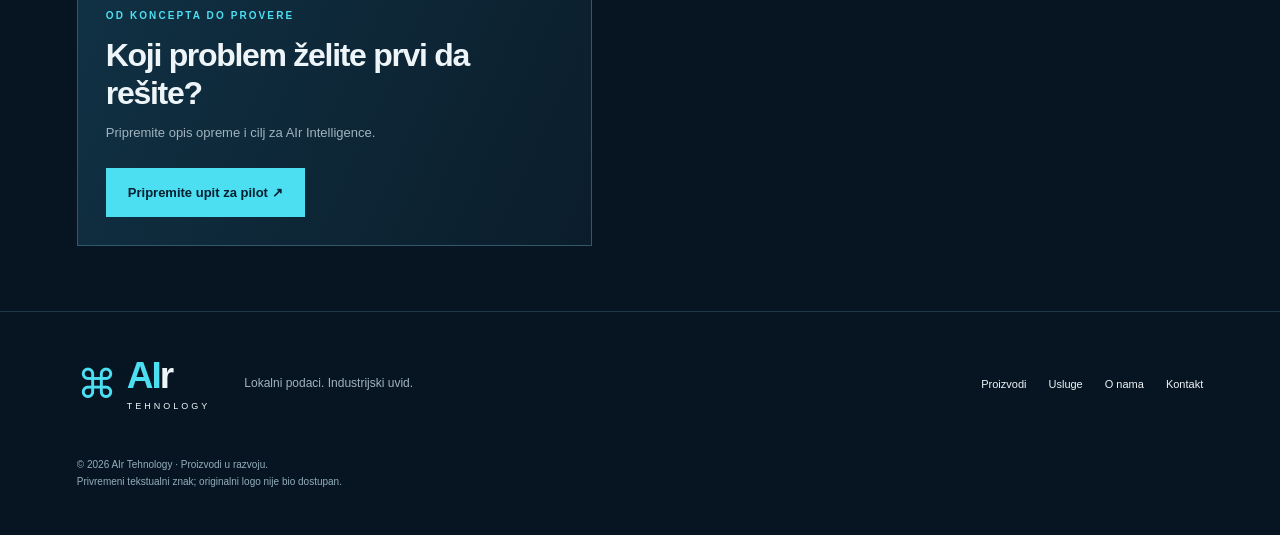
<file: air-intelligence.html>
<!doctype html><html lang="sr-Latn"><head><meta charset="utf-8"><meta name="viewport" content="width=device-width,initial-scale=1"><meta name="description" content="AIr Tehnology — lokalni IIoT sistemi u razvoju za industrijske mašine i proizvodne linije. Integracija prema zahtevima pogona. Bez obaveznog cloud-a."><meta name="theme-color" content="#071522"><title>AIr Intelligence | AIr Tehnology</title><link rel="stylesheet" href="style.css"><script src="app.js" defer></script></head><body class=""><a class="skip" href="#main">Pređi na sadržaj</a><header><a class="brand" href="index.html" aria-label="AIr Tehnology početna"><span class="brand-symbol">⌘</span><span><b><i>AI</i>r</b><small>TEHNOLOGY</small></span></a><button class="menu-toggle" aria-expanded="false" aria-controls="navigation" aria-label="Otvori navigaciju">☰</button><nav id="navigation" aria-label="Glavna navigacija"><a href="index.html" >Početna</a><a href="proizvodi.html" aria-current="page">Proizvodi</a><a href="usluge.html" >Usluge</a><a href="o-nama.html" >O nama</a><a href="kontakt.html" >Kontakt</a></nav><a class="header-cta" href="kontakt.html">Razgovarajmo ↗</a></header><main id="main"><div class="product-follow-layout"><div class="product-reading"><section class="product-story-hero"><div class="product-story-copy"><div class="eyebrow">AIr INTELLIGENCE / ISTRAŽIVANJE</div><h1>Virtuelni saradnik koji poznaje vašu mašinu.</h1><p class="lead">AIr Intelligence je naša vizija digitalnog blizanca: virtuelni saradnik koji bi pratio rad mašine, usmeravao potragu za uzrokom kvara i obučavao tehničara kroz vođene korake.</p><p>Naša vizija prevazilazi klasičan digitalni blizanac: virtuelni saradnik koji bi pratio rad mašine, pomagao u pronalaženju mogućeg uzroka kvara i obučavao tehničara kako da sprovede odobren postupak provere i otklanjanja problema.</p><a class="button" href="#vrednost">Šta ovo znači za vaš pogon ↓</a><p class="concept-caveat">Prikaz vizije proizvoda. Funkcije i komercijalna dostupnost nisu potvrđeni.</p></div></section><section class="section value-story" id="vrednost"><div class="eyebrow">PROBLEM → PLANIRANO REŠENJE → POTENCIJALNA KORIST</div><div class="value-grid"><article><span>01 / DANAS</span><h2>Problem u pogonu</h2><p>Alarm pokazuje da nešto nije u redu, ali tehničar često mora da pretražuje dokumentaciju i traži iskusnijeg kolegu da bi razumeo šta da proveri i kako da pristupi problemu.</p></article><article><span>02 / CILJ RAZVOJA</span><h2>Šta želimo da omogućimo</h2><p>Cilj je više od klasičnog digitalnog blizanca. AIr Intelligence bi povezao virtuelni prikaz mašine sa njenim signalima, istorijom i tehničkom dokumentacijom. Kao virtuelni saradnik, pomagao bi timu da razume stanje, istraži mogući uzrok kvara i nauči postupak provere i otklanjanja problema.</p></article></div></section><section class="section"><div class="section-heading"><div><div class="eyebrow">PLANIRANI TOK RADA</div><h2>Tri koraka do korisnijeg uvida.</h2></div><p>Scenariji u demonstracionom prozoru prikazuju smer razvoja, uz ilustrativne podatke.</p></div><div class="steps product-workflow"><article><span>01 / PRAĆENJE MAŠINE</span><h3>Virtuelni prikaz prati stvarni pogon.</h3><p>Planirano povezivanje virtuelnog prikaza sklopova sa dostupnim signalima i događajima, kako bi tehničar razumeo šta se na mašini dešava.</p></article><article><span>02 / ISTRAŽIVANJE UZROKA</span><h3>Od simptoma do mogućeg uzroka.</h3><p>Saradnik bi povezivao simptome, signale i istoriju kvarova, obrazložio moguće uzroke i predložio šta stručni tim treba da proveri.</p></article><article><span>03 / VOĐENA OBUKA</span><h3>Tehničar uči uz konkretan problem.</h3><p>Planirana vođena obuka: objašnjenje sklopa, odobreni koraci provere i otklanjanja kvara, pa potvrda rezultata. Postupak se prilagođava konkretnoj mašini.</p></article></div></section><section class="investment section"><div><div class="eyebrow">ULAGANJE SA JASNIM KRITERIJUMIMA</div><h2>Prvo proverimo vrednost<br>na vašoj opremi.</h2><p>Predlog saradnje je ograničen pilot sa dogovorenim obimom i merilima uspeha. Potencijalnu korist proveravamo na stvarnim podacima, pre odluke o širem ulaganju.</p></div><div class="pilot-points"><article><h3>Šta je potrebno za početak?</h3><p>Mapa sklopova i signala konkretne mašine, dostupni PLC podaci, istorija kvarova, dokumentacija proizvođača i postupci koje je odobrio stručni tim.</p></article><article><h3>Kako bismo proverili korist?</h3><p>Na poznatim kvarovima proveriti povezanost virtuelnog prikaza sa stvarnim stanjem, korisnost predloga mogućih uzroka, vreme dijagnostike i koliko tehničar razume i pravilno primenjuje odobren postupak.</p></article><article><h3>Šta treba imati na umu?</h3><p>Ovo je koncept u istraživanju, bez aktivnog digitalnog blizanca ili potvrđene dijagnostike. Mogući uzrok zahteva proveru. Vođeni koraci moraju biti zasnovani na dokumentaciji konkretne mašine i odobreni od stručnog tima; saradnik ne upravlja mašinom i ne zamenjuje propisane procedure ili osposobljenost tehničara.</p></article></div></section><section class="notice"><h2>Bez obećanja unapred.</h2><p>Uštede, povrat ulaganja i dostupnost zavise od rezultata validacije, konkretne opreme i dogovorenog obima. Ovde prikazani brojevi su isključivo primeri, a ne rezultati klijenata ili garancija učinka.</p></section><section class="cta"><div><div class="eyebrow">OD KONCEPTA DO PROVERE</div><h2>Koji problem želite prvi da rešite?</h2><p>Pripremite opis opreme i cilj za AIr Intelligence.</p></div><a class="button" href="kontakt.html?proizvod=intelligence">Pripremite upit za pilot ↗</a></section></div><aside class="product-follow-window" aria-label="Prateći prikaz planiranih funkcija"><div class="product-window-backdrop"><section class="function-window" data-showcase aria-label="Demonstracija koncepta AIr Intelligence"><div class="window-chrome"><span class="window-dots">● ● ●</span><span>AIr Intelligence / lokalni radni prostor</span><span class="window-demo">KONCEPT</span></div><div class="window-disclaimer">Simulirani scenario · planirane funkcije · bez povezane opreme</div><div class="showcase-slides"><div class="showcase-slide" data-slide ><div class="window-section-label">01 / Praćenje mašine</div><h3>Digitalni prikaz / primer</h3><div class="concept-visual visual-intelligence " aria-hidden="true"><span class="ai-orbit orbit-one"></span><span class="ai-orbit orbit-two"></span><b class="ai-core">AI</b><i class="ai-node node-one"></i><i class="ai-node node-two"></i><span class="scan-light"></span></div><div class="scenario-rows"><div><span>Mašina</span><strong>Presa 02</strong></div><div><span>Sklop</span><strong>Dodavanje materijala</strong></div><div><span>Stanje</span><strong>Ciklus nije završen</strong></div></div><p class="scenario-note">Planirano povezivanje virtuelnog prikaza sklopova sa dostupnim signalima i događajima, kako bi tehničar razumeo šta se na mašini dešava.</p></div><div class="showcase-slide" data-slide hidden><div class="window-section-label">02 / Istraživanje uzroka</div><h3>Mogući uzrok / scenario</h3><div class="concept-visual visual-intelligence " aria-hidden="true"><span class="ai-orbit orbit-one"></span><span class="ai-orbit orbit-two"></span><b class="ai-core">AI</b><i class="ai-node node-one"></i><i class="ai-node node-two"></i><span class="scan-light"></span></div><div class="scenario-rows"><div><span>Simptom</span><strong>Nedostaje potvrda položaja</strong></div><div><span>Hipoteza</span><strong>Signal senzora / za proveru</strong></div><div><span>Sledeći korak</span><strong>Uporediti dostupne zapise</strong></div></div><p class="scenario-note">Saradnik bi povezivao simptome, signale i istoriju kvarova, obrazložio moguće uzroke i predložio šta stručni tim treba da proveri.</p></div><div class="showcase-slide" data-slide hidden><div class="window-section-label">03 / Vođena obuka</div><h3>Virtuelni saradnik / primer</h3><div class="concept-visual visual-intelligence " aria-hidden="true"><span class="ai-orbit orbit-one"></span><span class="ai-orbit orbit-two"></span><b class="ai-core">AI</b><i class="ai-node node-one"></i><i class="ai-node node-two"></i><span class="scan-light"></span></div><div class="scenario-rows"><div><span>1 · Razumevanje</span><strong>Objasni ulogu sklopa</strong></div><div><span>2 · Postupak</span><strong>Prikaži odobreno uputstvo</strong></div><div><span>3 · Potvrda</span><strong>Tehničar beleži rezultat</strong></div></div><p class="scenario-note">Planirana vođena obuka: objašnjenje sklopa, odobreni koraci provere i otklanjanja kvara, pa potvrda rezultata. Postupak se prilagođava konkretnoj mašini.</p></div></div><div class="showcase-controls"><button type="button" data-direction="-1" aria-label="Prethodni scenario">←</button><div class="scenario-dots" role="group" aria-label="Izbor scenarija"><button type="button" data-index="0" aria-label="Praćenje mašine" aria-pressed="true">1</button><button type="button" data-index="1" aria-label="Istraživanje uzroka" aria-pressed="false">2</button><button type="button" data-index="2" aria-label="Vođena obuka" aria-pressed="false">3</button></div><button type="button" data-direction="1" aria-label="Sledeći scenario">→</button><button class="playback" type="button" data-pause aria-pressed="false">Pauziraj</button></div><span class="sr-only" data-announcement role="status"></span></section></div></aside></div></main><footer><a class="brand" href="index.html"><span class="brand-symbol">⌘</span><span><b><i>AI</i>r</b><small>TEHNOLOGY</small></span></a><p>Lokalni podaci. Industrijski uvid.</p><div><a href="proizvodi.html">Proizvodi</a><a href="usluge.html">Usluge</a><a href="o-nama.html">O nama</a><a href="kontakt.html">Kontakt</a></div><small>© 2026 AIr Tehnology · Proizvodi u razvoju.<br>Privremeni tekstualni znak; originalni logo nije bio dostupan.</small></footer></body></html>
</file>
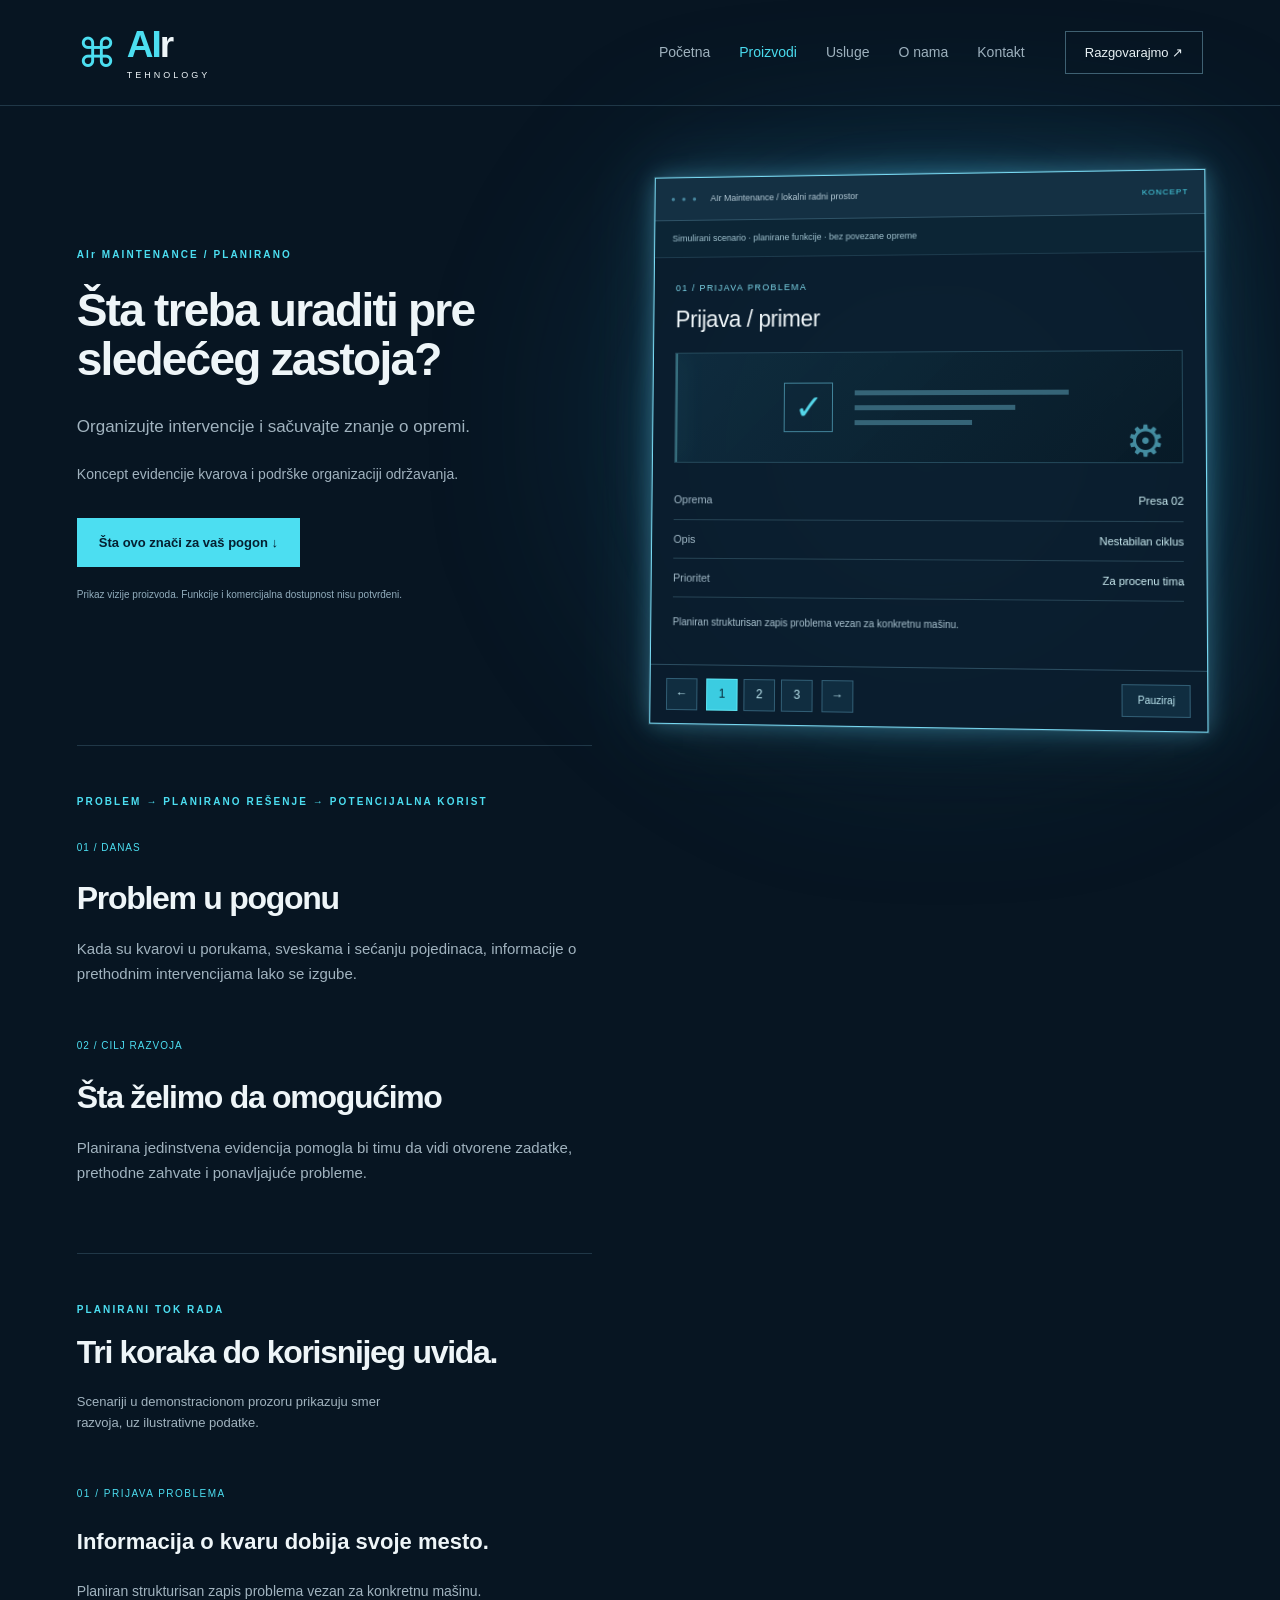
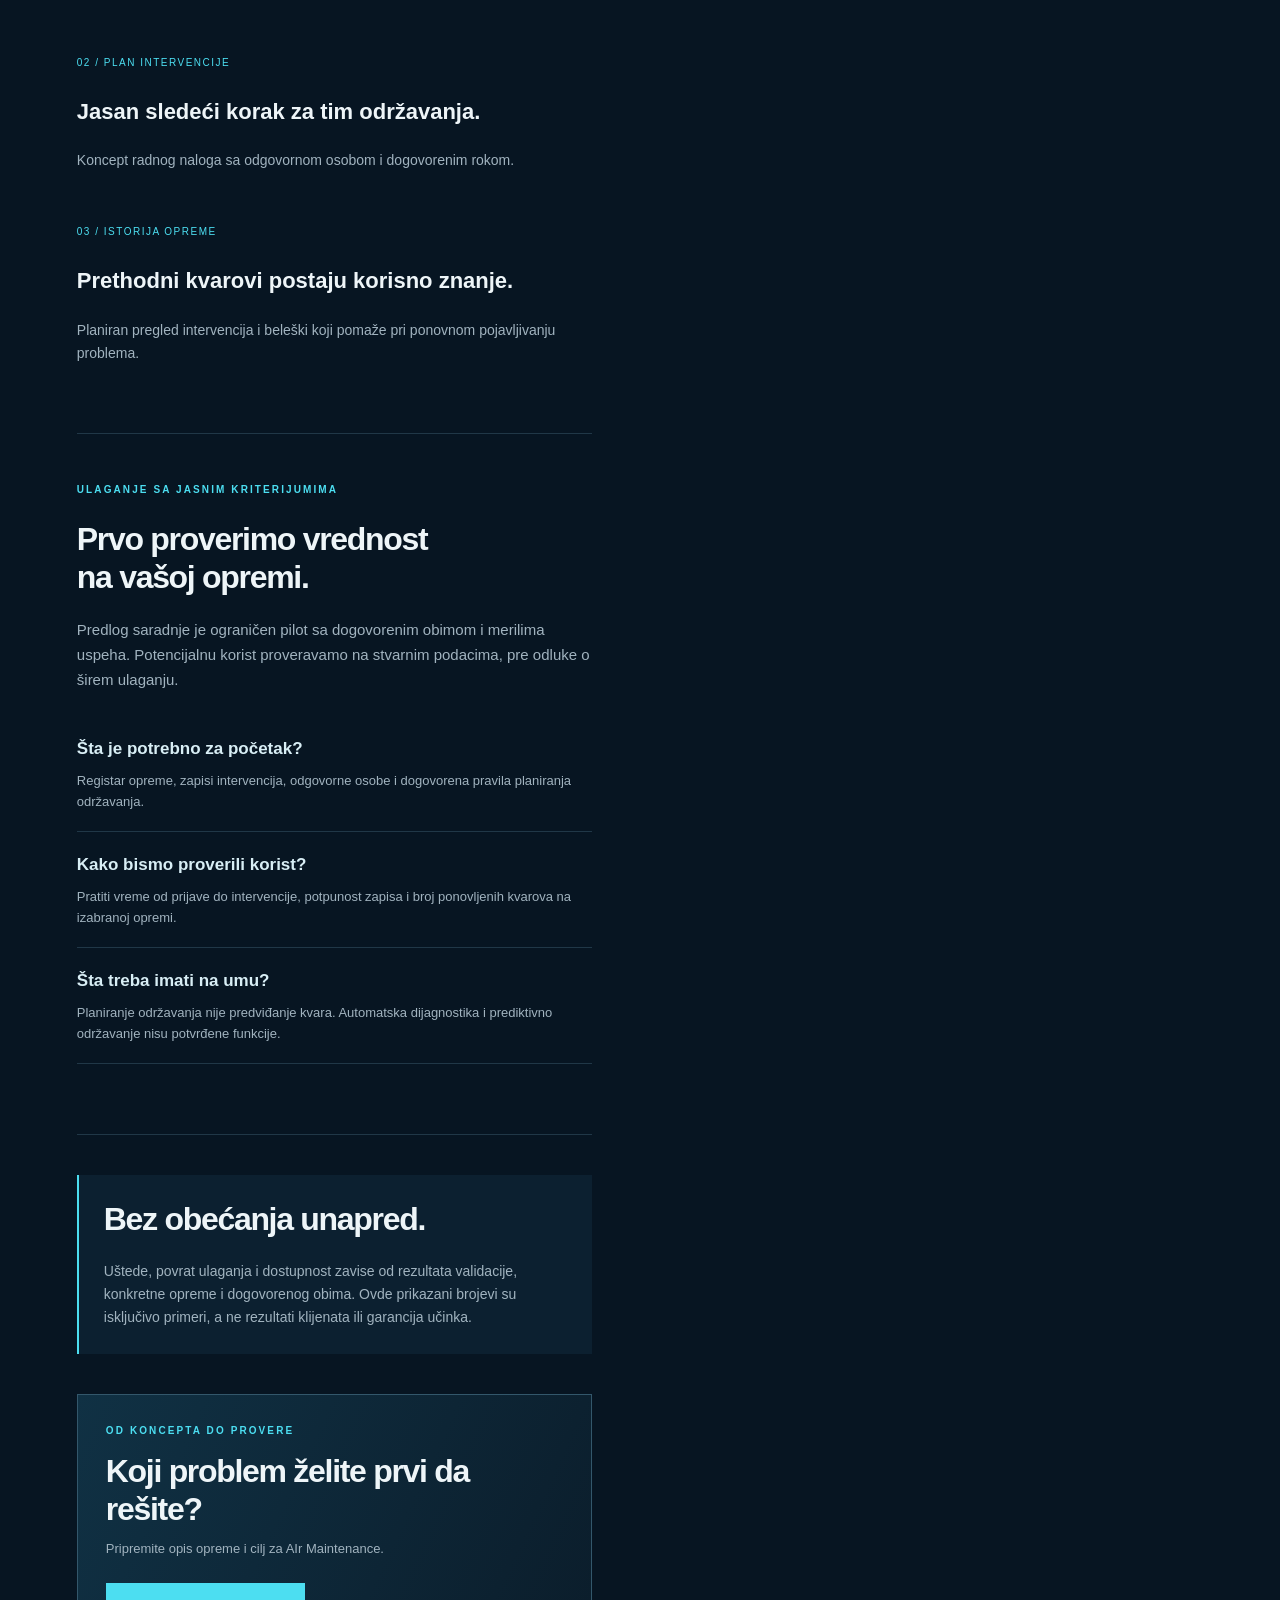
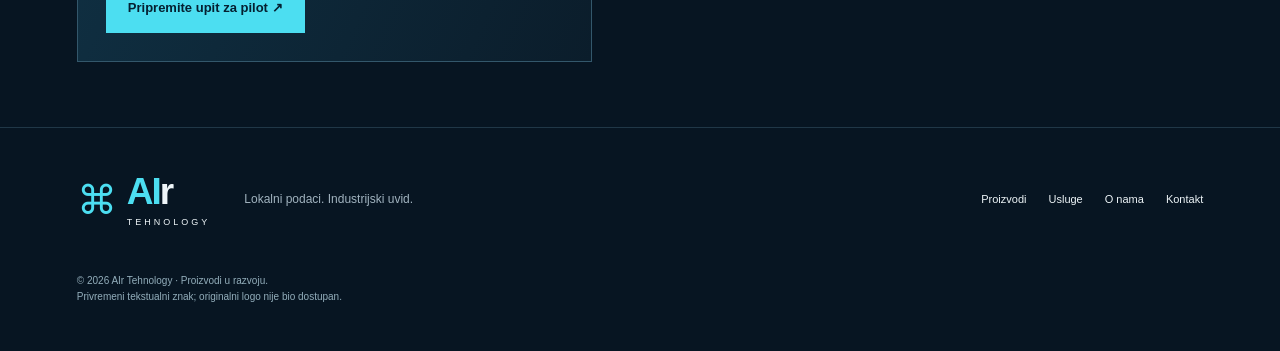
<file: air-maintenance.html>
<!doctype html><html lang="sr-Latn"><head><meta charset="utf-8"><meta name="viewport" content="width=device-width,initial-scale=1"><meta name="description" content="AIr Tehnology — lokalni IIoT sistemi u razvoju za industrijske mašine i proizvodne linije. Integracija prema zahtevima pogona. Bez obaveznog cloud-a."><meta name="theme-color" content="#071522"><title>AIr Maintenance | AIr Tehnology</title><link rel="stylesheet" href="style.css"><script src="app.js" defer></script></head><body class=""><a class="skip" href="#main">Pređi na sadržaj</a><header><a class="brand" href="index.html" aria-label="AIr Tehnology početna"><span class="brand-symbol">⌘</span><span><b><i>AI</i>r</b><small>TEHNOLOGY</small></span></a><button class="menu-toggle" aria-expanded="false" aria-controls="navigation" aria-label="Otvori navigaciju">☰</button><nav id="navigation" aria-label="Glavna navigacija"><a href="index.html" >Početna</a><a href="proizvodi.html" aria-current="page">Proizvodi</a><a href="usluge.html" >Usluge</a><a href="o-nama.html" >O nama</a><a href="kontakt.html" >Kontakt</a></nav><a class="header-cta" href="kontakt.html">Razgovarajmo ↗</a></header><main id="main"><div class="product-follow-layout"><div class="product-reading"><section class="product-story-hero"><div class="product-story-copy"><div class="eyebrow">AIr MAINTENANCE / PLANIRANO</div><h1>Šta treba uraditi pre sledećeg zastoja?</h1><p class="lead">Organizujte intervencije i sačuvajte znanje o opremi.</p><p>Koncept evidencije kvarova i podrške organizaciji održavanja.</p><a class="button" href="#vrednost">Šta ovo znači za vaš pogon ↓</a><p class="concept-caveat">Prikaz vizije proizvoda. Funkcije i komercijalna dostupnost nisu potvrđeni.</p></div></section><section class="section value-story" id="vrednost"><div class="eyebrow">PROBLEM → PLANIRANO REŠENJE → POTENCIJALNA KORIST</div><div class="value-grid"><article><span>01 / DANAS</span><h2>Problem u pogonu</h2><p>Kada su kvarovi u porukama, sveskama i sećanju pojedinaca, informacije o prethodnim intervencijama lako se izgube.</p></article><article><span>02 / CILJ RAZVOJA</span><h2>Šta želimo da omogućimo</h2><p>Planirana jedinstvena evidencija pomogla bi timu da vidi otvorene zadatke, prethodne zahvate i ponavljajuće probleme.</p></article></div></section><section class="section"><div class="section-heading"><div><div class="eyebrow">PLANIRANI TOK RADA</div><h2>Tri koraka do korisnijeg uvida.</h2></div><p>Scenariji u demonstracionom prozoru prikazuju smer razvoja, uz ilustrativne podatke.</p></div><div class="steps product-workflow"><article><span>01 / PRIJAVA PROBLEMA</span><h3>Informacija o kvaru dobija svoje mesto.</h3><p>Planiran strukturisan zapis problema vezan za konkretnu mašinu.</p></article><article><span>02 / PLAN INTERVENCIJE</span><h3>Jasan sledeći korak za tim održavanja.</h3><p>Koncept radnog naloga sa odgovornom osobom i dogovorenim rokom.</p></article><article><span>03 / ISTORIJA OPREME</span><h3>Prethodni kvarovi postaju korisno znanje.</h3><p>Planiran pregled intervencija i beleški koji pomaže pri ponovnom pojavljivanju problema.</p></article></div></section><section class="investment section"><div><div class="eyebrow">ULAGANJE SA JASNIM KRITERIJUMIMA</div><h2>Prvo proverimo vrednost<br>na vašoj opremi.</h2><p>Predlog saradnje je ograničen pilot sa dogovorenim obimom i merilima uspeha. Potencijalnu korist proveravamo na stvarnim podacima, pre odluke o širem ulaganju.</p></div><div class="pilot-points"><article><h3>Šta je potrebno za početak?</h3><p>Registar opreme, zapisi intervencija, odgovorne osobe i dogovorena pravila planiranja održavanja.</p></article><article><h3>Kako bismo proverili korist?</h3><p>Pratiti vreme od prijave do intervencije, potpunost zapisa i broj ponovljenih kvarova na izabranoj opremi.</p></article><article><h3>Šta treba imati na umu?</h3><p>Planiranje održavanja nije predviđanje kvara. Automatska dijagnostika i prediktivno održavanje nisu potvrđene funkcije.</p></article></div></section><section class="notice"><h2>Bez obećanja unapred.</h2><p>Uštede, povrat ulaganja i dostupnost zavise od rezultata validacije, konkretne opreme i dogovorenog obima. Ovde prikazani brojevi su isključivo primeri, a ne rezultati klijenata ili garancija učinka.</p></section><section class="cta"><div><div class="eyebrow">OD KONCEPTA DO PROVERE</div><h2>Koji problem želite prvi da rešite?</h2><p>Pripremite opis opreme i cilj za AIr Maintenance.</p></div><a class="button" href="kontakt.html?proizvod=maintenance">Pripremite upit za pilot ↗</a></section></div><aside class="product-follow-window" aria-label="Prateći prikaz planiranih funkcija"><div class="product-window-backdrop"><section class="function-window" data-showcase aria-label="Demonstracija koncepta AIr Maintenance"><div class="window-chrome"><span class="window-dots">● ● ●</span><span>AIr Maintenance / lokalni radni prostor</span><span class="window-demo">KONCEPT</span></div><div class="window-disclaimer">Simulirani scenario · planirane funkcije · bez povezane opreme</div><div class="showcase-slides"><div class="showcase-slide" data-slide ><div class="window-section-label">01 / Prijava problema</div><h3>Prijava / primer</h3><div class="concept-visual visual-maintenance " aria-hidden="true"><span class="task-mark">✓</span><div class="task-lines"><i></i><i></i><i></i></div><span class="gear-mark">⚙</span><span class="scan-light"></span></div><div class="scenario-rows"><div><span>Oprema</span><strong>Presa 02</strong></div><div><span>Opis</span><strong>Nestabilan ciklus</strong></div><div><span>Prioritet</span><strong>Za procenu tima</strong></div></div><p class="scenario-note">Planiran strukturisan zapis problema vezan za konkretnu mašinu.</p></div><div class="showcase-slide" data-slide hidden><div class="window-section-label">02 / Plan intervencije</div><h3>Radni nalog / primer</h3><div class="concept-visual visual-maintenance " aria-hidden="true"><span class="task-mark">✓</span><div class="task-lines"><i></i><i></i><i></i></div><span class="gear-mark">⚙</span><span class="scan-light"></span></div><div class="scenario-rows"><div><span>Zadatak</span><strong>Pregled senzora</strong></div><div><span>Odgovornost</span><strong>Tim održavanja</strong></div><div><span>Status</span><strong>Planirano</strong></div></div><p class="scenario-note">Koncept radnog naloga sa odgovornom osobom i dogovorenim rokom.</p></div><div class="showcase-slide" data-slide hidden><div class="window-section-label">03 / Istorija opreme</div><h3>Kartica mašine</h3><div class="concept-visual visual-maintenance " aria-hidden="true"><span class="task-mark">✓</span><div class="task-lines"><i></i><i></i><i></i></div><span class="gear-mark">⚙</span><span class="scan-light"></span></div><div class="scenario-rows"><div><span>Poslednji zahvat</span><strong>Podešavanje senzora</strong></div><div><span>Zapis</span><strong>Dopunjen</strong></div><div><span>Sledeći korak</span><strong>Provera rada</strong></div></div><p class="scenario-note">Planiran pregled intervencija i beleški koji pomaže pri ponovnom pojavljivanju problema.</p></div></div><div class="showcase-controls"><button type="button" data-direction="-1" aria-label="Prethodni scenario">←</button><div class="scenario-dots" role="group" aria-label="Izbor scenarija"><button type="button" data-index="0" aria-label="Prijava problema" aria-pressed="true">1</button><button type="button" data-index="1" aria-label="Plan intervencije" aria-pressed="false">2</button><button type="button" data-index="2" aria-label="Istorija opreme" aria-pressed="false">3</button></div><button type="button" data-direction="1" aria-label="Sledeći scenario">→</button><button class="playback" type="button" data-pause aria-pressed="false">Pauziraj</button></div><span class="sr-only" data-announcement role="status"></span></section></div></aside></div></main><footer><a class="brand" href="index.html"><span class="brand-symbol">⌘</span><span><b><i>AI</i>r</b><small>TEHNOLOGY</small></span></a><p>Lokalni podaci. Industrijski uvid.</p><div><a href="proizvodi.html">Proizvodi</a><a href="usluge.html">Usluge</a><a href="o-nama.html">O nama</a><a href="kontakt.html">Kontakt</a></div><small>© 2026 AIr Tehnology · Proizvodi u razvoju.<br>Privremeni tekstualni znak; originalni logo nije bio dostupan.</small></footer></body></html>
</file>
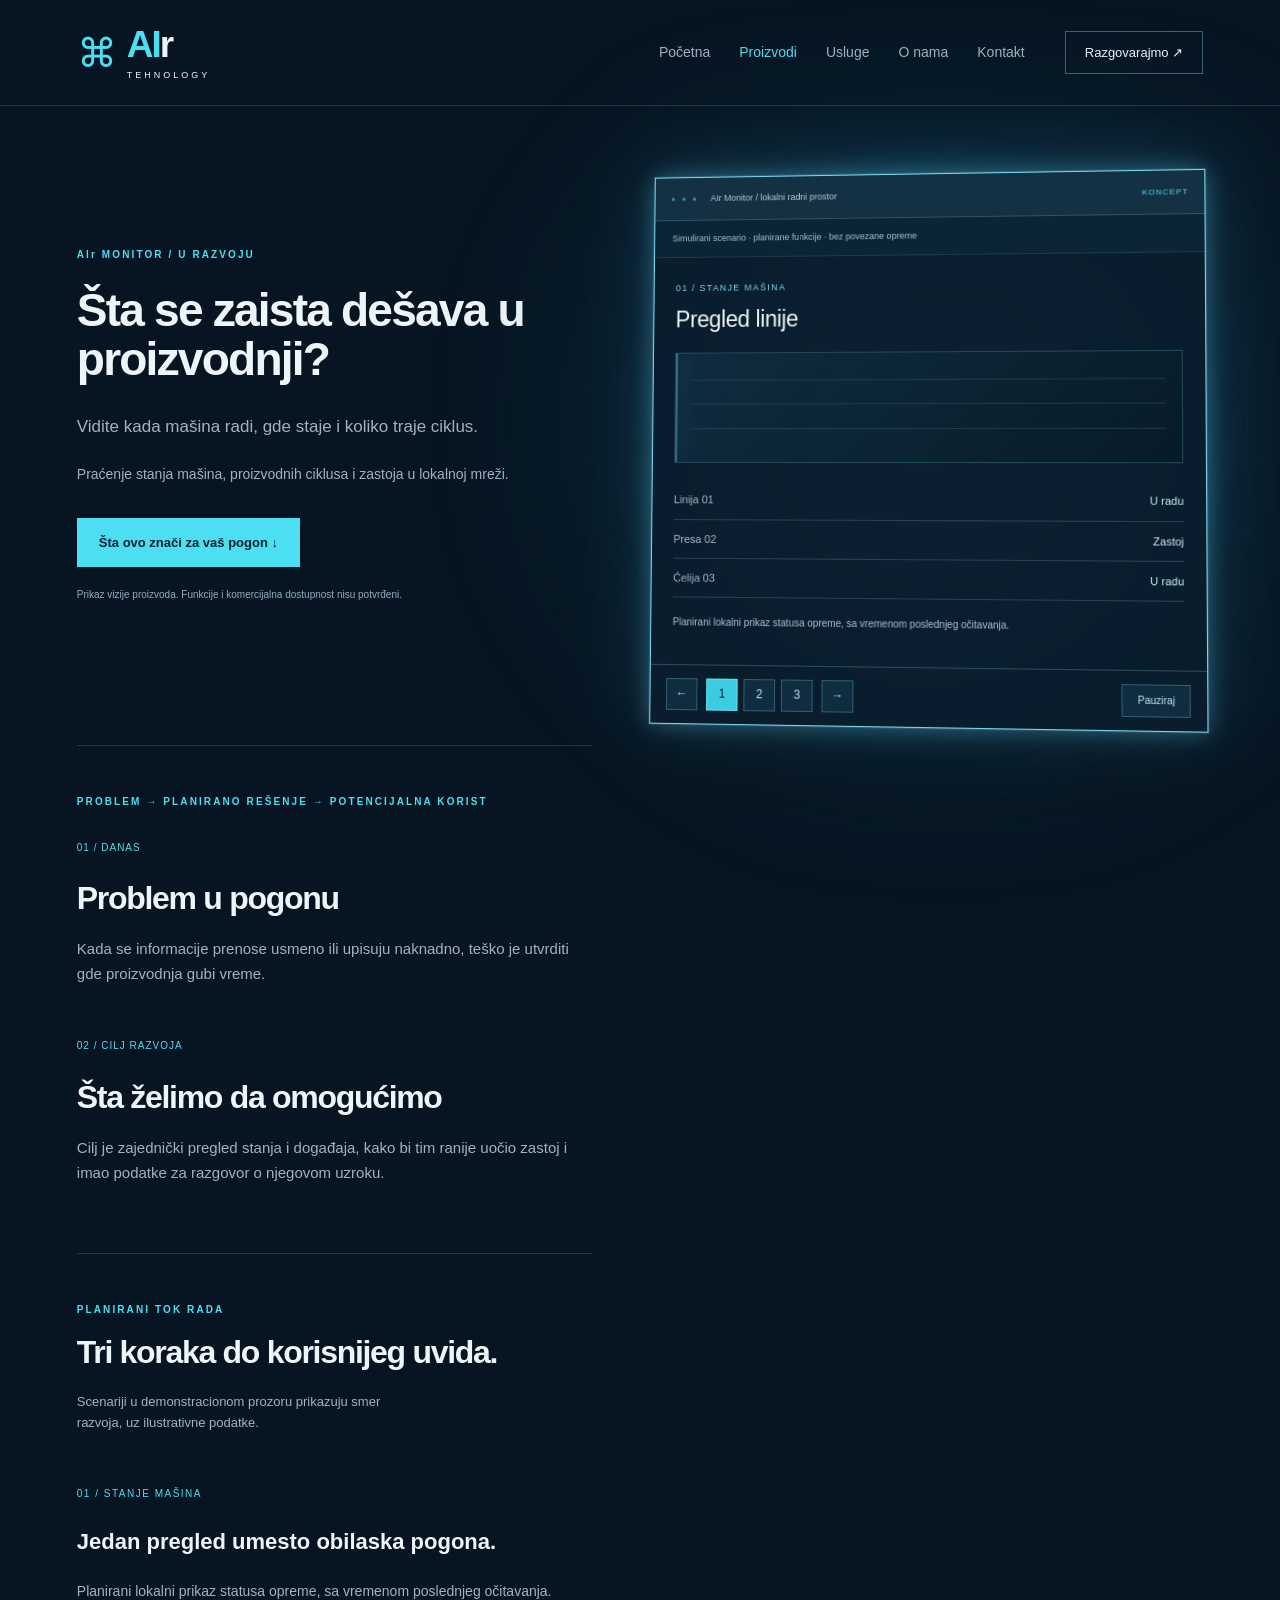
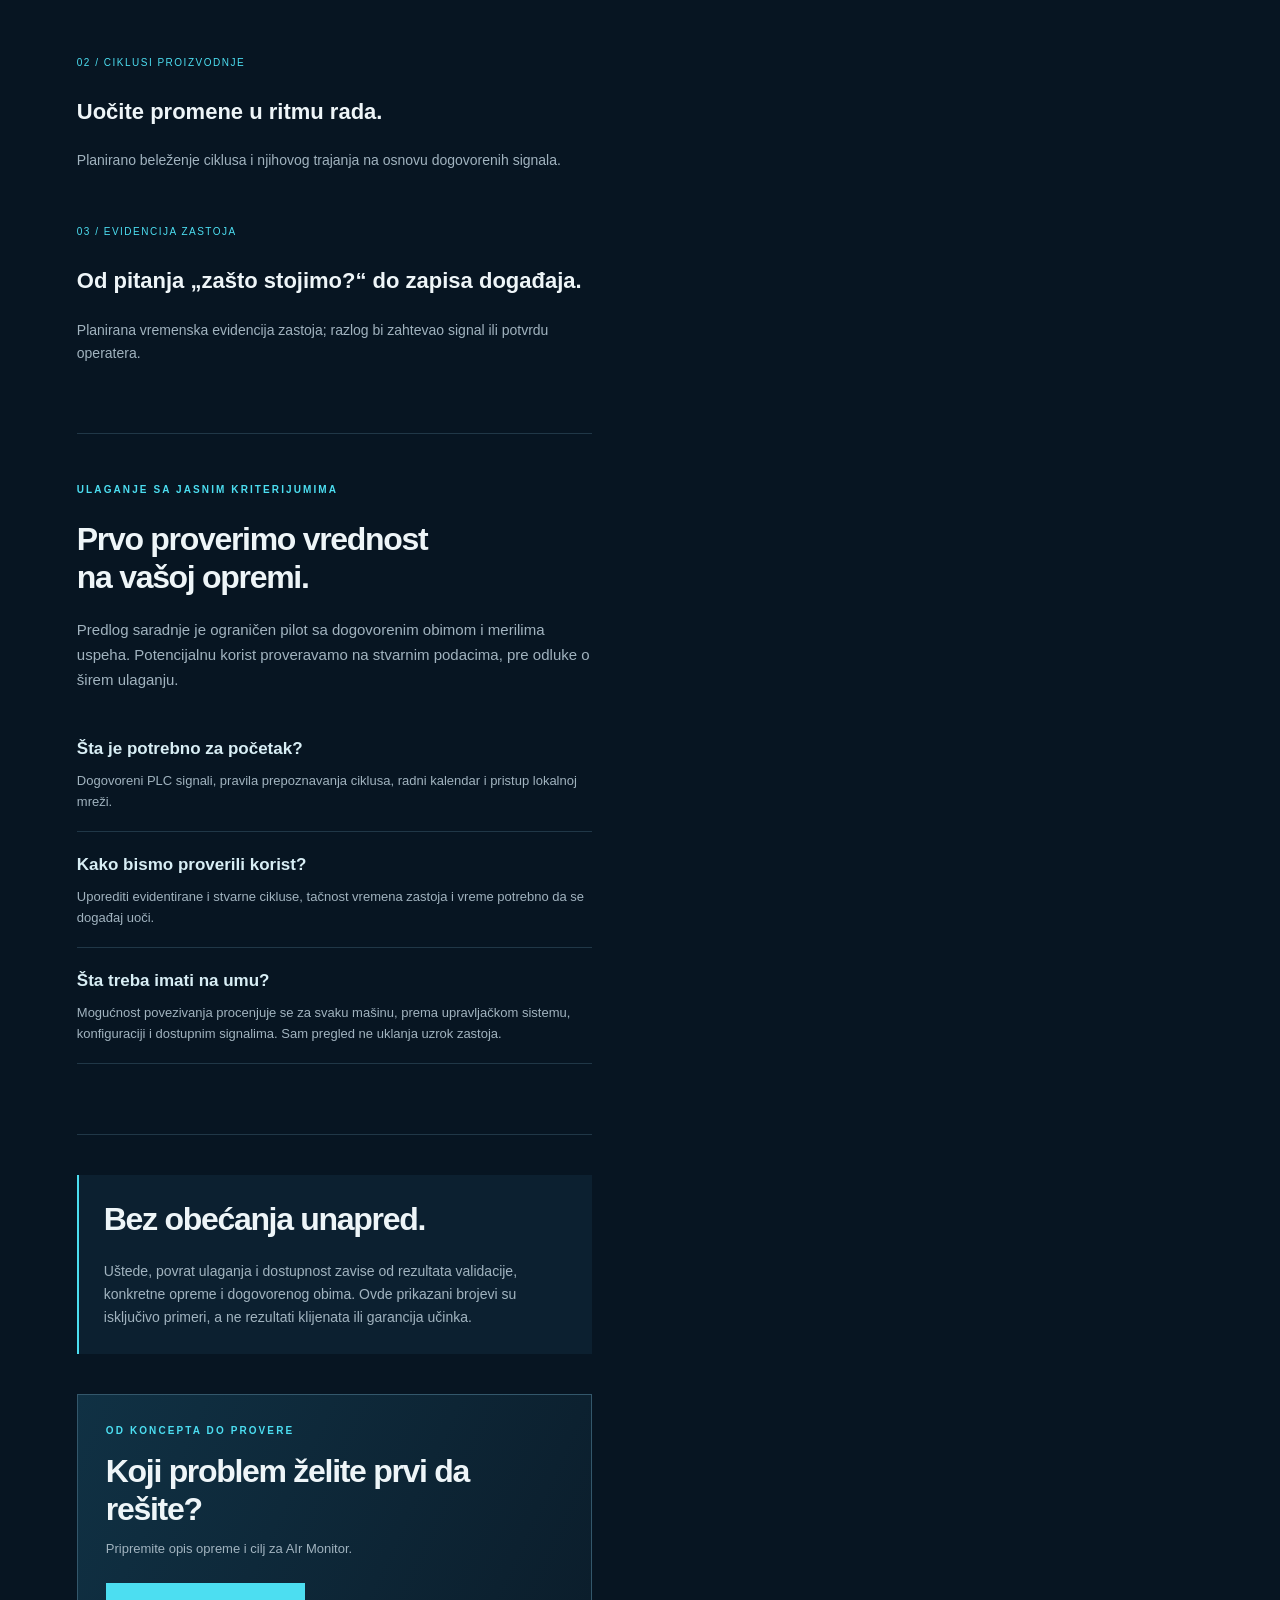
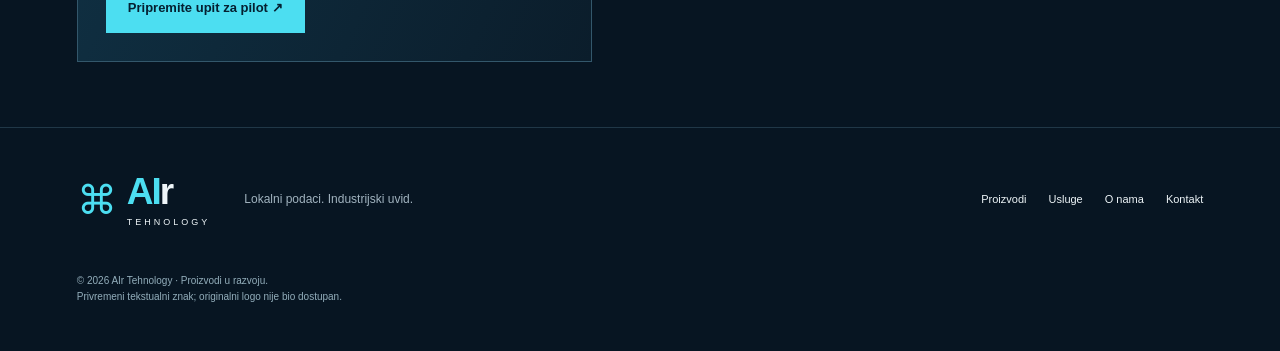
<file: air-monitor.html>
<!doctype html><html lang="sr-Latn"><head><meta charset="utf-8"><meta name="viewport" content="width=device-width,initial-scale=1"><meta name="description" content="AIr Tehnology — lokalni IIoT sistemi u razvoju za industrijske mašine i proizvodne linije. Integracija prema zahtevima pogona. Bez obaveznog cloud-a."><meta name="theme-color" content="#071522"><title>AIr Monitor | AIr Tehnology</title><link rel="stylesheet" href="style.css"><script src="app.js" defer></script></head><body class=""><a class="skip" href="#main">Pređi na sadržaj</a><header><a class="brand" href="index.html" aria-label="AIr Tehnology početna"><span class="brand-symbol">⌘</span><span><b><i>AI</i>r</b><small>TEHNOLOGY</small></span></a><button class="menu-toggle" aria-expanded="false" aria-controls="navigation" aria-label="Otvori navigaciju">☰</button><nav id="navigation" aria-label="Glavna navigacija"><a href="index.html" >Početna</a><a href="proizvodi.html" aria-current="page">Proizvodi</a><a href="usluge.html" >Usluge</a><a href="o-nama.html" >O nama</a><a href="kontakt.html" >Kontakt</a></nav><a class="header-cta" href="kontakt.html">Razgovarajmo ↗</a></header><main id="main"><div class="product-follow-layout"><div class="product-reading"><section class="product-story-hero"><div class="product-story-copy"><div class="eyebrow">AIr MONITOR / U RAZVOJU</div><h1>Šta se zaista dešava u proizvodnji?</h1><p class="lead">Vidite kada mašina radi, gde staje i koliko traje ciklus.</p><p>Praćenje stanja mašina, proizvodnih ciklusa i zastoja u lokalnoj mreži.</p><a class="button" href="#vrednost">Šta ovo znači za vaš pogon ↓</a><p class="concept-caveat">Prikaz vizije proizvoda. Funkcije i komercijalna dostupnost nisu potvrđeni.</p></div></section><section class="section value-story" id="vrednost"><div class="eyebrow">PROBLEM → PLANIRANO REŠENJE → POTENCIJALNA KORIST</div><div class="value-grid"><article><span>01 / DANAS</span><h2>Problem u pogonu</h2><p>Kada se informacije prenose usmeno ili upisuju naknadno, teško je utvrditi gde proizvodnja gubi vreme.</p></article><article><span>02 / CILJ RAZVOJA</span><h2>Šta želimo da omogućimo</h2><p>Cilj je zajednički pregled stanja i događaja, kako bi tim ranije uočio zastoj i imao podatke za razgovor o njegovom uzroku.</p></article></div></section><section class="section"><div class="section-heading"><div><div class="eyebrow">PLANIRANI TOK RADA</div><h2>Tri koraka do korisnijeg uvida.</h2></div><p>Scenariji u demonstracionom prozoru prikazuju smer razvoja, uz ilustrativne podatke.</p></div><div class="steps product-workflow"><article><span>01 / STANJE MAŠINA</span><h3>Jedan pregled umesto obilaska pogona.</h3><p>Planirani lokalni prikaz statusa opreme, sa vremenom poslednjeg očitavanja.</p></article><article><span>02 / CIKLUSI PROIZVODNJE</span><h3>Uočite promene u ritmu rada.</h3><p>Planirano beleženje ciklusa i njihovog trajanja na osnovu dogovorenih signala.</p></article><article><span>03 / EVIDENCIJA ZASTOJA</span><h3>Od pitanja „zašto stojimo?“ do zapisa događaja.</h3><p>Planirana vremenska evidencija zastoja; razlog bi zahtevao signal ili potvrdu operatera.</p></article></div></section><section class="investment section"><div><div class="eyebrow">ULAGANJE SA JASNIM KRITERIJUMIMA</div><h2>Prvo proverimo vrednost<br>na vašoj opremi.</h2><p>Predlog saradnje je ograničen pilot sa dogovorenim obimom i merilima uspeha. Potencijalnu korist proveravamo na stvarnim podacima, pre odluke o širem ulaganju.</p></div><div class="pilot-points"><article><h3>Šta je potrebno za početak?</h3><p>Dogovoreni PLC signali, pravila prepoznavanja ciklusa, radni kalendar i pristup lokalnoj mreži.</p></article><article><h3>Kako bismo proverili korist?</h3><p>Uporediti evidentirane i stvarne cikluse, tačnost vremena zastoja i vreme potrebno da se događaj uoči.</p></article><article><h3>Šta treba imati na umu?</h3><p>Mogućnost povezivanja procenjuje se za svaku mašinu, prema upravljačkom sistemu, konfiguraciji i dostupnim signalima. Sam pregled ne uklanja uzrok zastoja.</p></article></div></section><section class="notice"><h2>Bez obećanja unapred.</h2><p>Uštede, povrat ulaganja i dostupnost zavise od rezultata validacije, konkretne opreme i dogovorenog obima. Ovde prikazani brojevi su isključivo primeri, a ne rezultati klijenata ili garancija učinka.</p></section><section class="cta"><div><div class="eyebrow">OD KONCEPTA DO PROVERE</div><h2>Koji problem želite prvi da rešite?</h2><p>Pripremite opis opreme i cilj za AIr Monitor.</p></div><a class="button" href="kontakt.html?proizvod=monitor">Pripremite upit za pilot ↗</a></section></div><aside class="product-follow-window" aria-label="Prateći prikaz planiranih funkcija"><div class="product-window-backdrop"><section class="function-window" data-showcase aria-label="Demonstracija koncepta AIr Monitor"><div class="window-chrome"><span class="window-dots">● ● ●</span><span>AIr Monitor / lokalni radni prostor</span><span class="window-demo">KONCEPT</span></div><div class="window-disclaimer">Simulirani scenario · planirane funkcije · bez povezane opreme</div><div class="showcase-slides"><div class="showcase-slide" data-slide ><div class="window-section-label">01 / Stanje mašina</div><h3>Pregled linije</h3><div class="concept-visual visual-monitor " aria-hidden="true"><svg viewBox="0 0 440 100" preserveAspectRatio="none"><path d="M0 80H440M0 45H440M0 10H440" stroke="#244658" fill="none"/><path class="signal-line" d="M0 70H40V30H85V70H125V25H170V70H215V35H260V70H305V20H350V70H395V28H440" stroke="currentColor" stroke-width="3" fill="none"/></svg><span class="scan-light"></span></div><div class="scenario-rows"><div><span>Linija 01</span><strong>U radu</strong></div><div><span>Presa 02</span><strong>Zastoj</strong></div><div><span>Ćelija 03</span><strong>U radu</strong></div></div><p class="scenario-note">Planirani lokalni prikaz statusa opreme, sa vremenom poslednjeg očitavanja.</p></div><div class="showcase-slide" data-slide hidden><div class="window-section-label">02 / Ciklusi proizvodnje</div><h3>Ciklusi u smeni</h3><div class="concept-visual visual-monitor " aria-hidden="true"><svg viewBox="0 0 440 100" preserveAspectRatio="none"><path d="M0 80H440M0 45H440M0 10H440" stroke="#244658" fill="none"/><path class="signal-line" d="M0 70H40V30H85V70H125V25H170V70H215V35H260V70H305V20H350V70H395V28H440" stroke="currentColor" stroke-width="3" fill="none"/></svg><span class="scan-light"></span></div><div class="scenario-rows"><div><span>Završeni ciklusi</span><strong>248</strong></div><div><span>Prosečan ciklus</span><strong>42 s</strong></div><div><span>Poslednji ciklus</span><strong>46 s</strong></div></div><p class="scenario-note">Planirano beleženje ciklusa i njihovog trajanja na osnovu dogovorenih signala.</p></div><div class="showcase-slide" data-slide hidden><div class="window-section-label">03 / Evidencija zastoja</div><h3>Događaj / 10:24</h3><div class="concept-visual visual-monitor " aria-hidden="true"><svg viewBox="0 0 440 100" preserveAspectRatio="none"><path d="M0 80H440M0 45H440M0 10H440" stroke="#244658" fill="none"/><path class="signal-line" d="M0 70H40V30H85V70H125V25H170V70H215V35H260V70H305V20H350V70H395V28H440" stroke="currentColor" stroke-width="3" fill="none"/></svg><span class="scan-light"></span></div><div class="scenario-rows"><div><span>Trajanje</span><strong>18 min</strong></div><div><span>Stanje</span><strong>Čeka proveru</strong></div><div><span>Razlog</span><strong>Potvrđuje operater</strong></div></div><p class="scenario-note">Planirana vremenska evidencija zastoja; razlog bi zahtevao signal ili potvrdu operatera.</p></div></div><div class="showcase-controls"><button type="button" data-direction="-1" aria-label="Prethodni scenario">←</button><div class="scenario-dots" role="group" aria-label="Izbor scenarija"><button type="button" data-index="0" aria-label="Stanje mašina" aria-pressed="true">1</button><button type="button" data-index="1" aria-label="Ciklusi proizvodnje" aria-pressed="false">2</button><button type="button" data-index="2" aria-label="Evidencija zastoja" aria-pressed="false">3</button></div><button type="button" data-direction="1" aria-label="Sledeći scenario">→</button><button class="playback" type="button" data-pause aria-pressed="false">Pauziraj</button></div><span class="sr-only" data-announcement role="status"></span></section></div></aside></div></main><footer><a class="brand" href="index.html"><span class="brand-symbol">⌘</span><span><b><i>AI</i>r</b><small>TEHNOLOGY</small></span></a><p>Lokalni podaci. Industrijski uvid.</p><div><a href="proizvodi.html">Proizvodi</a><a href="usluge.html">Usluge</a><a href="o-nama.html">O nama</a><a href="kontakt.html">Kontakt</a></div><small>© 2026 AIr Tehnology · Proizvodi u razvoju.<br>Privremeni tekstualni znak; originalni logo nije bio dostupan.</small></footer></body></html>
</file>
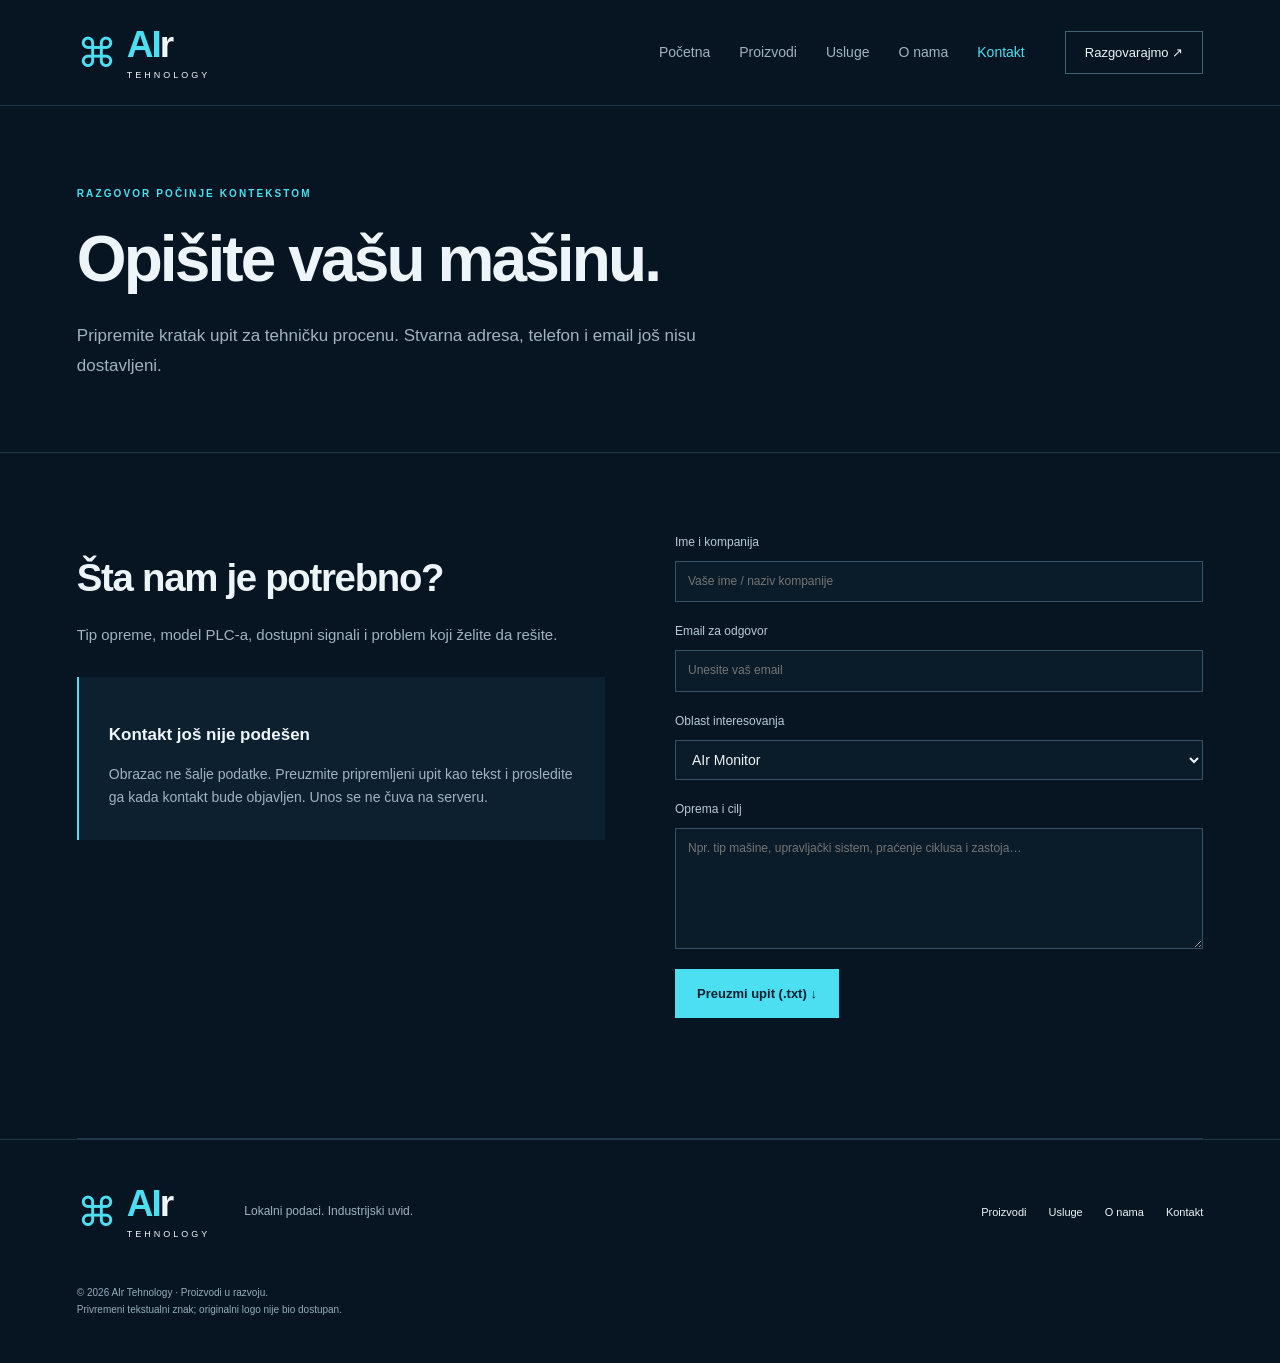
<file: kontakt.html>
<!doctype html><html lang="sr-Latn"><head><meta charset="utf-8"><meta name="viewport" content="width=device-width,initial-scale=1"><meta name="description" content="AIr Tehnology — lokalni IIoT sistemi u razvoju za industrijske mašine i proizvodne linije. Integracija prema zahtevima pogona. Bez obaveznog cloud-a."><meta name="theme-color" content="#071522"><title>Kontakt | AIr Tehnology</title><link rel="stylesheet" href="style.css"><script src="app.js" defer></script></head><body class=""><a class="skip" href="#main">Pređi na sadržaj</a><header><a class="brand" href="index.html" aria-label="AIr Tehnology početna"><span class="brand-symbol">⌘</span><span><b><i>AI</i>r</b><small>TEHNOLOGY</small></span></a><button class="menu-toggle" aria-expanded="false" aria-controls="navigation" aria-label="Otvori navigaciju">☰</button><nav id="navigation" aria-label="Glavna navigacija"><a href="index.html" >Početna</a><a href="proizvodi.html" >Proizvodi</a><a href="usluge.html" >Usluge</a><a href="o-nama.html" >O nama</a><a href="kontakt.html" aria-current="page">Kontakt</a></nav><a class="header-cta" href="kontakt.html">Razgovarajmo ↗</a></header><main id="main"><section class="intro"><div class="eyebrow">RAZGOVOR POČINJE KONTEKSTOM</div><h1>Opišite vašu mašinu.</h1><p class="lead">Pripremite kratak upit za tehničku procenu. Stvarna adresa, telefon i email još nisu dostavljeni.</p></section><section class="split section contact"><div><h2>Šta nam je potrebno?</h2><p>Tip opreme, model PLC-a, dostupni signali i problem koji želite da rešite.</p><div class="notice"><h3>Kontakt još nije podešen</h3><p>Obrazac ne šalje podatke. Preuzmite pripremljeni upit kao tekst i prosledite ga kada kontakt bude objavljen. Unos se ne čuva na serveru.</p></div></div><form id="contact-form"><label>Ime i kompanija<input name="name" required maxlength="150" autocomplete="name" placeholder="Vaše ime / naziv kompanije"></label><label>Email za odgovor<input name="email" type="email" required maxlength="200" autocomplete="email" placeholder="Unesite vaš email"></label><label>Oblast interesovanja<select name="product"><option>AIr Monitor</option><option>AIr Maintenance</option><option>AIr Analytics</option><option>AIr Intelligence</option><option>Integracija / drugo</option></select></label><label>Oprema i cilj<textarea name="message" required minlength="15" maxlength="4000" rows="5" placeholder="Npr. tip mašine, upravljački sistem, praćenje ciklusa i zastoja…"></textarea></label><button class="button" type="submit">Preuzmi upit (.txt) ↓</button><p id="form-status" role="status"></p></form></section></main><footer><a class="brand" href="index.html"><span class="brand-symbol">⌘</span><span><b><i>AI</i>r</b><small>TEHNOLOGY</small></span></a><p>Lokalni podaci. Industrijski uvid.</p><div><a href="proizvodi.html">Proizvodi</a><a href="usluge.html">Usluge</a><a href="o-nama.html">O nama</a><a href="kontakt.html">Kontakt</a></div><small>© 2026 AIr Tehnology · Proizvodi u razvoju.<br>Privremeni tekstualni znak; originalni logo nije bio dostupan.</small></footer></body></html>
</file>
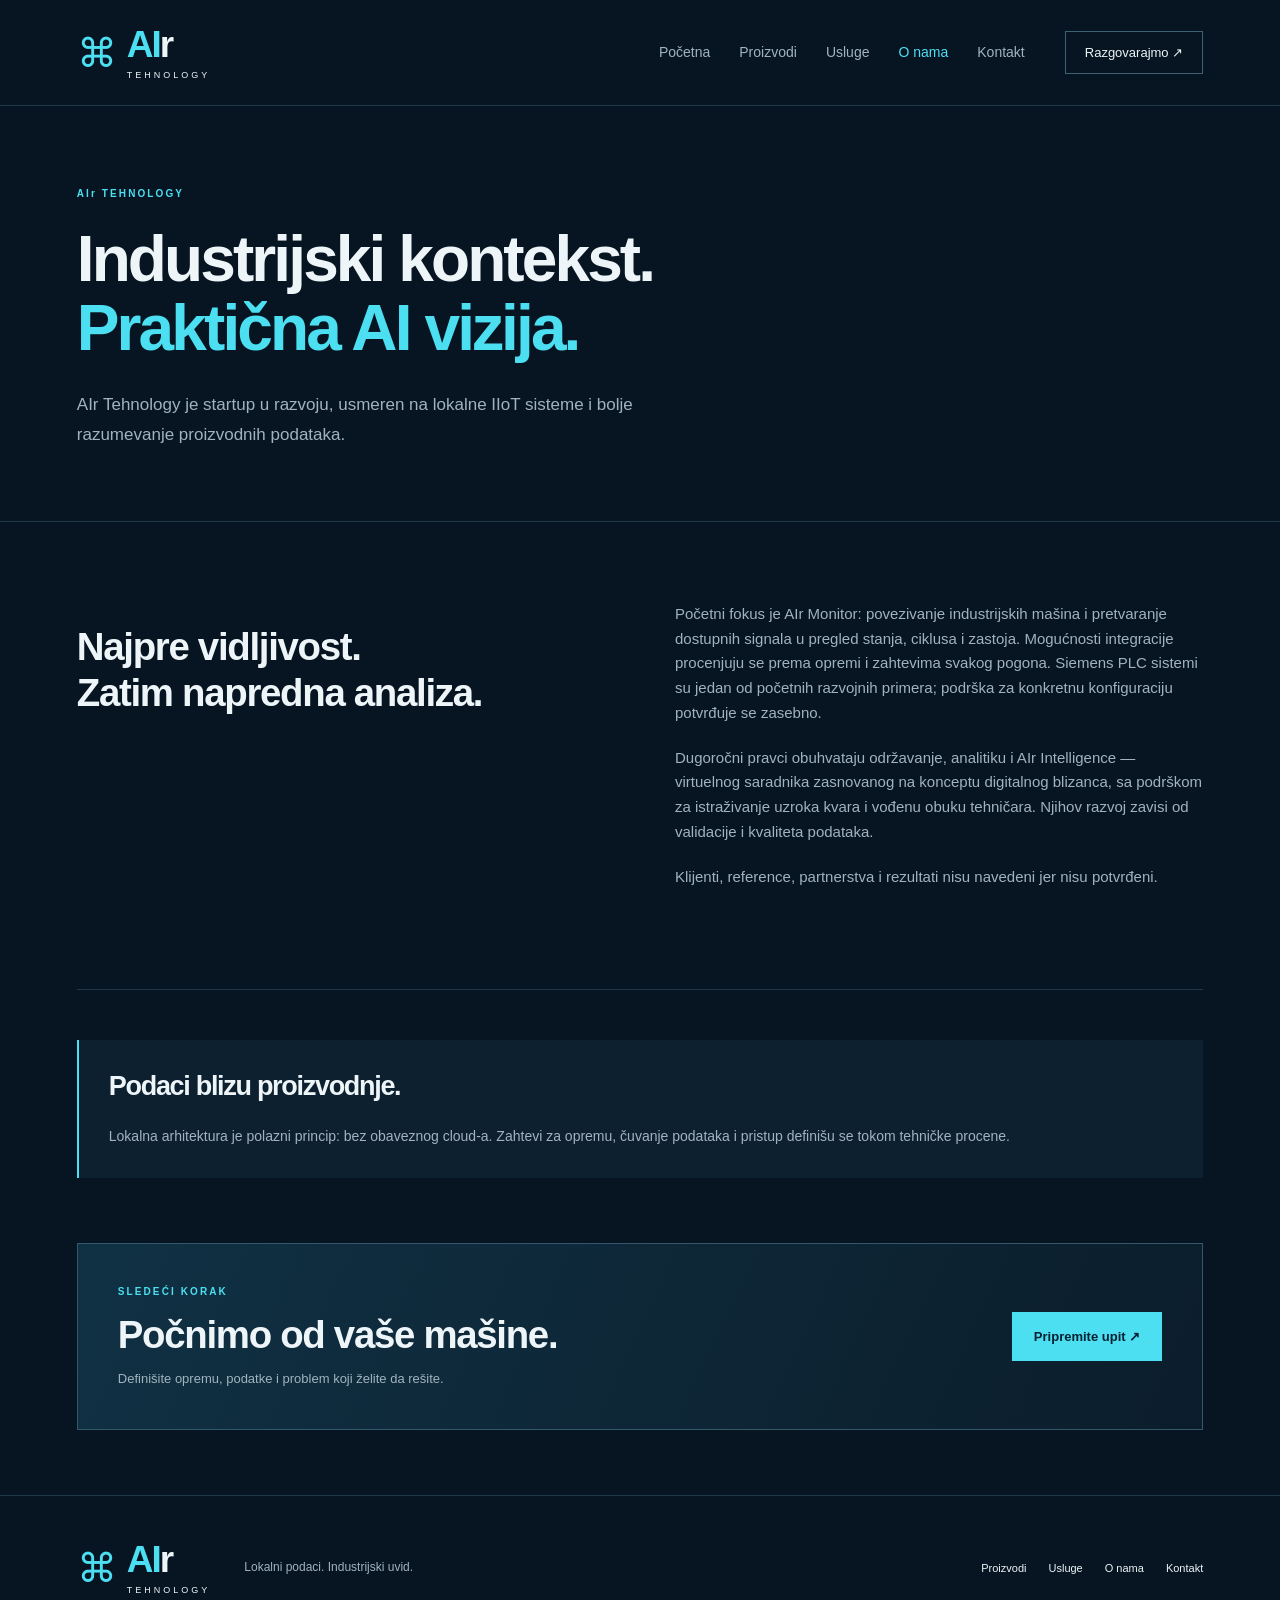
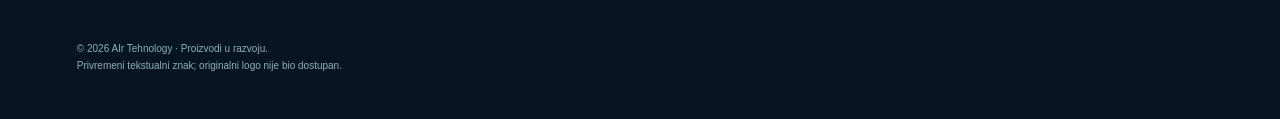
<file: o-nama.html>
<!doctype html><html lang="sr-Latn"><head><meta charset="utf-8"><meta name="viewport" content="width=device-width,initial-scale=1"><meta name="description" content="AIr Tehnology — lokalni IIoT sistemi u razvoju za industrijske mašine i proizvodne linije. Integracija prema zahtevima pogona. Bez obaveznog cloud-a."><meta name="theme-color" content="#071522"><title>O nama | AIr Tehnology</title><link rel="stylesheet" href="style.css"><script src="app.js" defer></script></head><body class=""><a class="skip" href="#main">Pređi na sadržaj</a><header><a class="brand" href="index.html" aria-label="AIr Tehnology početna"><span class="brand-symbol">⌘</span><span><b><i>AI</i>r</b><small>TEHNOLOGY</small></span></a><button class="menu-toggle" aria-expanded="false" aria-controls="navigation" aria-label="Otvori navigaciju">☰</button><nav id="navigation" aria-label="Glavna navigacija"><a href="index.html" >Početna</a><a href="proizvodi.html" >Proizvodi</a><a href="usluge.html" >Usluge</a><a href="o-nama.html" aria-current="page">O nama</a><a href="kontakt.html" >Kontakt</a></nav><a class="header-cta" href="kontakt.html">Razgovarajmo ↗</a></header><main id="main"><section class="intro"><div class="eyebrow">AIr TEHNOLOGY</div><h1>Industrijski kontekst.<br><em>Praktična AI vizija.</em></h1><p class="lead">AIr Tehnology je startup u razvoju, usmeren na lokalne IIoT sisteme i bolje razumevanje proizvodnih podataka.</p></section><section class="split section"><h2>Najpre vidljivost.<br>Zatim napredna analiza.</h2><div><p>Početni fokus je AIr Monitor: povezivanje industrijskih mašina i pretvaranje dostupnih signala u pregled stanja, ciklusa i zastoja. Mogućnosti integracije procenjuju se prema opremi i zahtevima svakog pogona. Siemens PLC sistemi su jedan od početnih razvojnih primera; podrška za konkretnu konfiguraciju potvrđuje se zasebno.</p><p>Dugoročni pravci obuhvataju održavanje, analitiku i AIr Intelligence — virtuelnog saradnika zasnovanog na konceptu digitalnog blizanca, sa podrškom za istraživanje uzroka kvara i vođenu obuku tehničara. Njihov razvoj zavisi od validacije i kvaliteta podataka.</p><p>Klijenti, reference, partnerstva i rezultati nisu navedeni jer nisu potvrđeni.</p></div></section><section class="notice"><h2>Podaci blizu proizvodnje.</h2><p>Lokalna arhitektura je polazni princip: bez obaveznog cloud-a. Zahtevi za opremu, čuvanje podataka i pristup definišu se tokom tehničke procene.</p></section><section class="cta"><div><div class="eyebrow">SLEDEĆI KORAK</div><h2>Počnimo od vaše mašine.</h2><p>Definišite opremu, podatke i problem koji želite da rešite.</p></div><a class="button" href="kontakt.html">Pripremite upit ↗</a></section></main><footer><a class="brand" href="index.html"><span class="brand-symbol">⌘</span><span><b><i>AI</i>r</b><small>TEHNOLOGY</small></span></a><p>Lokalni podaci. Industrijski uvid.</p><div><a href="proizvodi.html">Proizvodi</a><a href="usluge.html">Usluge</a><a href="o-nama.html">O nama</a><a href="kontakt.html">Kontakt</a></div><small>© 2026 AIr Tehnology · Proizvodi u razvoju.<br>Privremeni tekstualni znak; originalni logo nije bio dostupan.</small></footer></body></html>
</file>
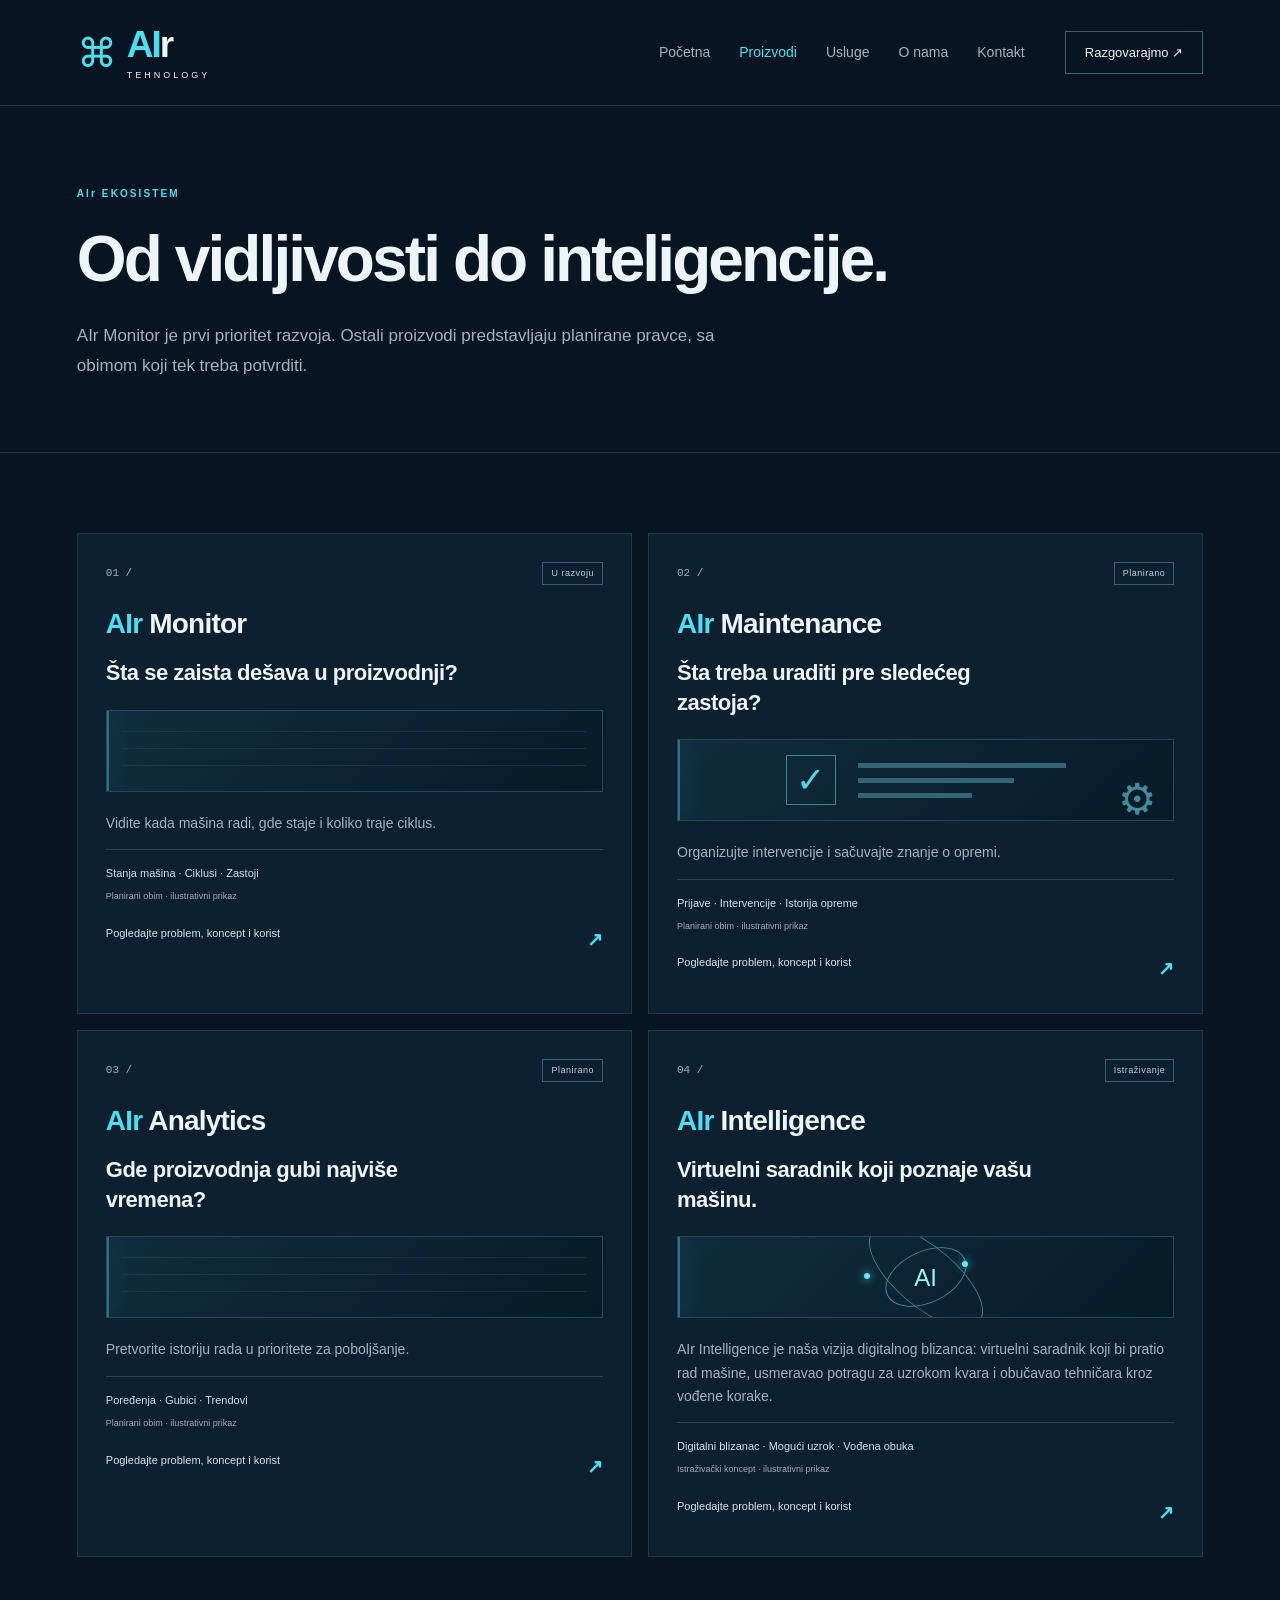
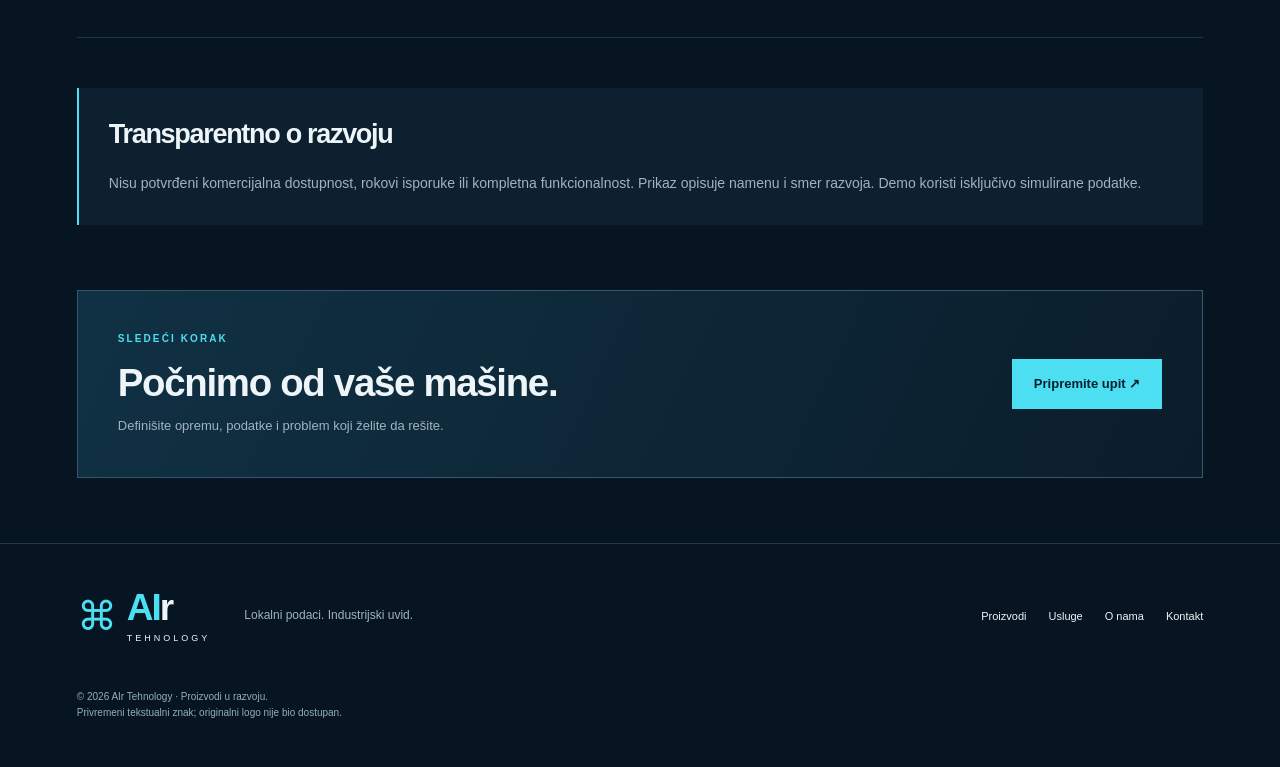
<file: proizvodi.html>
<!doctype html><html lang="sr-Latn"><head><meta charset="utf-8"><meta name="viewport" content="width=device-width,initial-scale=1"><meta name="description" content="AIr Tehnology — lokalni IIoT sistemi u razvoju za industrijske mašine i proizvodne linije. Integracija prema zahtevima pogona. Bez obaveznog cloud-a."><meta name="theme-color" content="#071522"><title>Proizvodi | AIr Tehnology</title><link rel="stylesheet" href="style.css"><script src="app.js" defer></script></head><body class=""><a class="skip" href="#main">Pređi na sadržaj</a><header><a class="brand" href="index.html" aria-label="AIr Tehnology početna"><span class="brand-symbol">⌘</span><span><b><i>AI</i>r</b><small>TEHNOLOGY</small></span></a><button class="menu-toggle" aria-expanded="false" aria-controls="navigation" aria-label="Otvori navigaciju">☰</button><nav id="navigation" aria-label="Glavna navigacija"><a href="index.html" >Početna</a><a href="proizvodi.html" aria-current="page">Proizvodi</a><a href="usluge.html" >Usluge</a><a href="o-nama.html" >O nama</a><a href="kontakt.html" >Kontakt</a></nav><a class="header-cta" href="kontakt.html">Razgovarajmo ↗</a></header><main id="main"><section class="intro"><div class="eyebrow">AIr EKOSISTEM</div><h1>Od vidljivosti do inteligencije.</h1><p class="lead">AIr Monitor je prvi prioritet razvoja. Ostali proizvodi predstavljaju planirane pravce, sa obimom koji tek treba potvrditi.</p></section><section class="products section" aria-label="Proizvodi"><a class="product benefit-card" href="air-monitor.html"><div class="row"><span class="num">01 /</span><span class="badge">U razvoju</span></div><h3><span>AIr</span> Monitor</h3><h4>Šta se zaista dešava u proizvodnji?</h4><div class="concept-visual visual-monitor mini" aria-hidden="true"><svg viewBox="0 0 440 100" preserveAspectRatio="none"><path d="M0 80H440M0 45H440M0 10H440" stroke="#244658" fill="none"/><path class="signal-line" d="M0 70H40V30H85V70H125V25H170V70H215V35H260V70H305V20H350V70H395V28H440" stroke="currentColor" stroke-width="3" fill="none"/></svg><span class="scan-light"></span></div><p>Vidite kada mašina radi, gde staje i koliko traje ciklus.</p><div class="card-deliverables">Stanja mašina · Ciklusi · Zastoji</div><span class="card-disclaimer">Planirani obim · ilustrativni prikaz</span><span class="more">Pogledajte problem, koncept i korist <b>↗</b></span></a><a class="product benefit-card" href="air-maintenance.html"><div class="row"><span class="num">02 /</span><span class="badge">Planirano</span></div><h3><span>AIr</span> Maintenance</h3><h4>Šta treba uraditi pre sledećeg zastoja?</h4><div class="concept-visual visual-maintenance mini" aria-hidden="true"><span class="task-mark">✓</span><div class="task-lines"><i></i><i></i><i></i></div><span class="gear-mark">⚙</span><span class="scan-light"></span></div><p>Organizujte intervencije i sačuvajte znanje o opremi.</p><div class="card-deliverables">Prijave · Intervencije · Istorija opreme</div><span class="card-disclaimer">Planirani obim · ilustrativni prikaz</span><span class="more">Pogledajte problem, koncept i korist <b>↗</b></span></a><a class="product benefit-card" href="air-analytics.html"><div class="row"><span class="num">03 /</span><span class="badge">Planirano</span></div><h3><span>AIr</span> Analytics</h3><h4>Gde proizvodnja gubi najviše vremena?</h4><div class="concept-visual visual-analytics mini" aria-hidden="true"><svg viewBox="0 0 440 100" preserveAspectRatio="none"><path d="M0 80H440M0 45H440M0 10H440" stroke="#244658" fill="none"/><path class="signal-line" d="M0 85 45 75 80 80 120 52 160 60 205 35 250 45 290 20 340 30 390 12 440 18" stroke="currentColor" stroke-width="3" fill="none"/></svg><span class="scan-light"></span></div><p>Pretvorite istoriju rada u prioritete za poboljšanje.</p><div class="card-deliverables">Poređenja · Gubici · Trendovi</div><span class="card-disclaimer">Planirani obim · ilustrativni prikaz</span><span class="more">Pogledajte problem, koncept i korist <b>↗</b></span></a><a class="product benefit-card" href="air-intelligence.html"><div class="row"><span class="num">04 /</span><span class="badge">Istraživanje</span></div><h3><span>AIr</span> Intelligence</h3><h4>Virtuelni saradnik koji poznaje vašu mašinu.</h4><div class="concept-visual visual-intelligence mini" aria-hidden="true"><span class="ai-orbit orbit-one"></span><span class="ai-orbit orbit-two"></span><b class="ai-core">AI</b><i class="ai-node node-one"></i><i class="ai-node node-two"></i><span class="scan-light"></span></div><p>AIr Intelligence je naša vizija digitalnog blizanca: virtuelni saradnik koji bi pratio rad mašine, usmeravao potragu za uzrokom kvara i obučavao tehničara kroz vođene korake.</p><div class="card-deliverables">Digitalni blizanac · Mogući uzrok · Vođena obuka</div><span class="card-disclaimer">Istraživački koncept · ilustrativni prikaz</span><span class="more">Pogledajte problem, koncept i korist <b>↗</b></span></a></section><section class="notice"><h2>Transparentno o razvoju</h2><p>Nisu potvrđeni komercijalna dostupnost, rokovi isporuke ili kompletna funkcionalnost. Prikaz opisuje namenu i smer razvoja. Demo koristi isključivo simulirane podatke.</p></section><section class="cta"><div><div class="eyebrow">SLEDEĆI KORAK</div><h2>Počnimo od vaše mašine.</h2><p>Definišite opremu, podatke i problem koji želite da rešite.</p></div><a class="button" href="kontakt.html">Pripremite upit ↗</a></section></main><footer><a class="brand" href="index.html"><span class="brand-symbol">⌘</span><span><b><i>AI</i>r</b><small>TEHNOLOGY</small></span></a><p>Lokalni podaci. Industrijski uvid.</p><div><a href="proizvodi.html">Proizvodi</a><a href="usluge.html">Usluge</a><a href="o-nama.html">O nama</a><a href="kontakt.html">Kontakt</a></div><small>© 2026 AIr Tehnology · Proizvodi u razvoju.<br>Privremeni tekstualni znak; originalni logo nije bio dostupan.</small></footer></body></html>
</file>
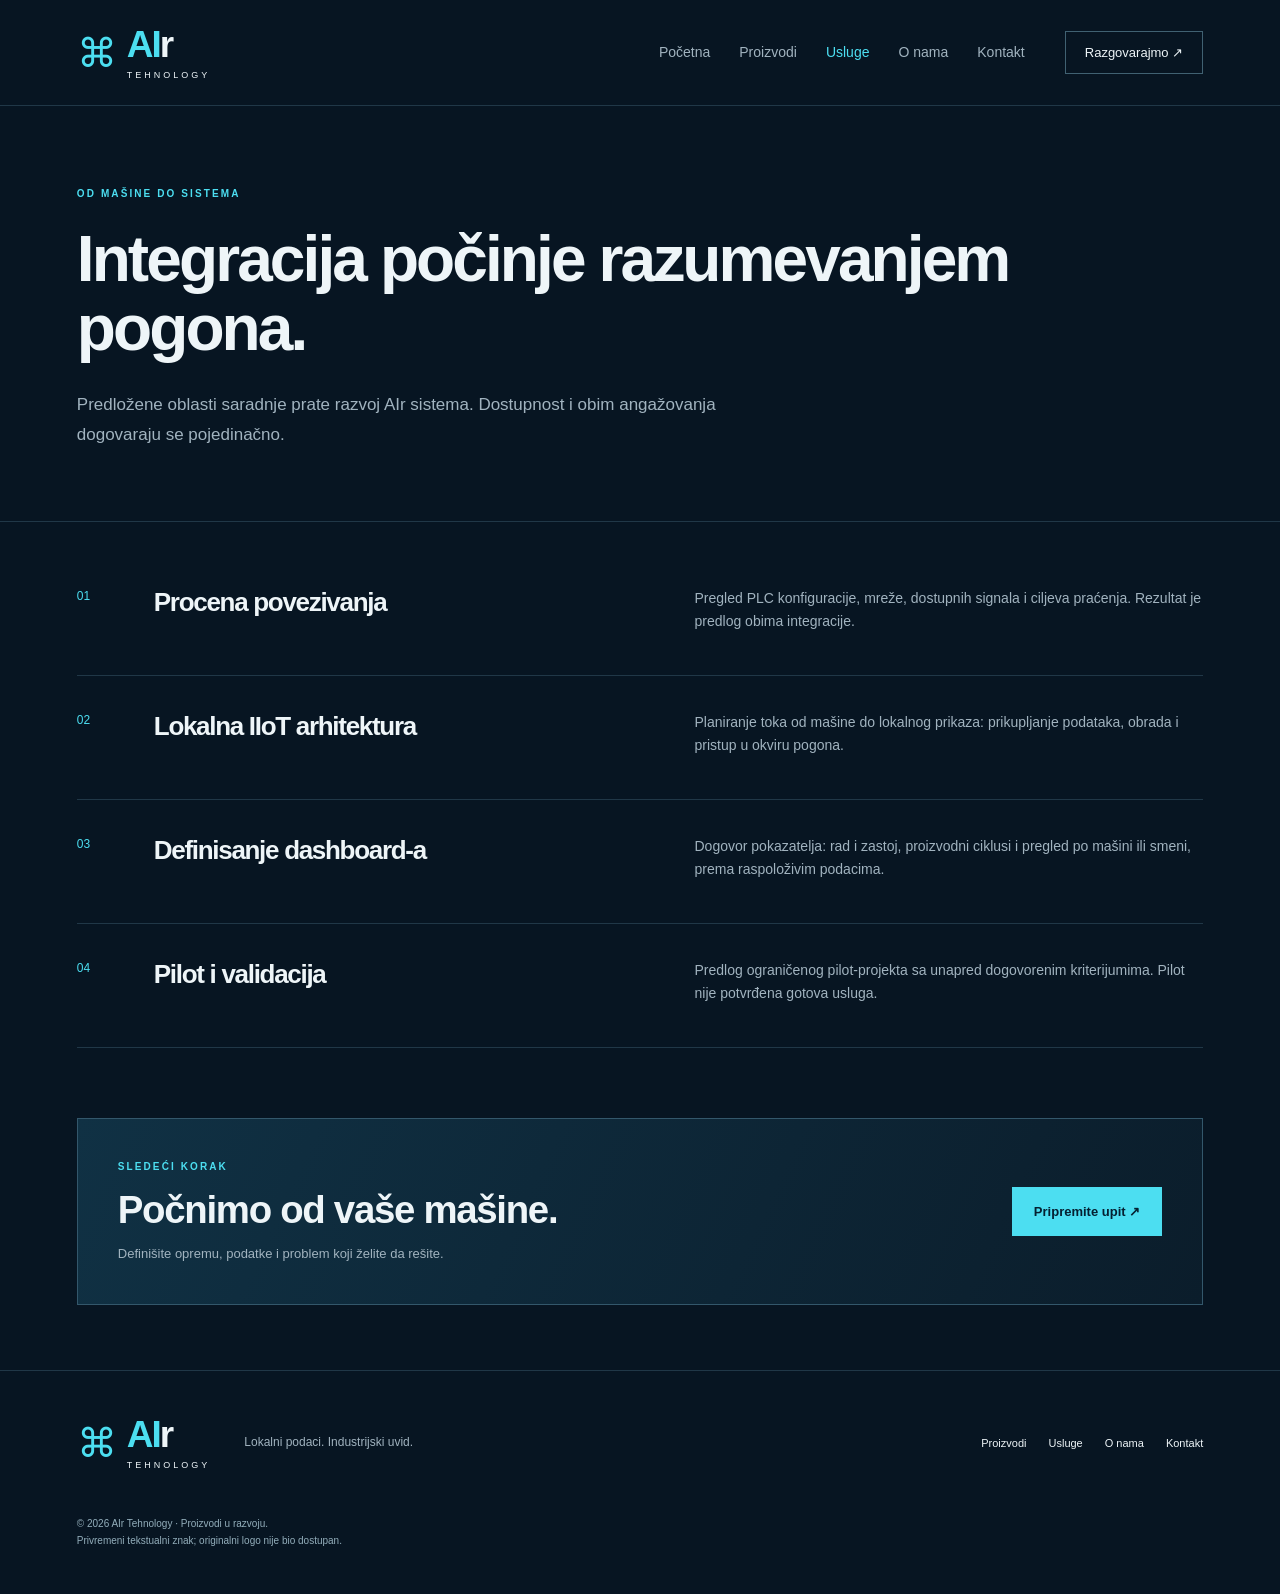
<file: usluge.html>
<!doctype html><html lang="sr-Latn"><head><meta charset="utf-8"><meta name="viewport" content="width=device-width,initial-scale=1"><meta name="description" content="AIr Tehnology — lokalni IIoT sistemi u razvoju za industrijske mašine i proizvodne linije. Integracija prema zahtevima pogona. Bez obaveznog cloud-a."><meta name="theme-color" content="#071522"><title>Usluge | AIr Tehnology</title><link rel="stylesheet" href="style.css"><script src="app.js" defer></script></head><body class=""><a class="skip" href="#main">Pređi na sadržaj</a><header><a class="brand" href="index.html" aria-label="AIr Tehnology početna"><span class="brand-symbol">⌘</span><span><b><i>AI</i>r</b><small>TEHNOLOGY</small></span></a><button class="menu-toggle" aria-expanded="false" aria-controls="navigation" aria-label="Otvori navigaciju">☰</button><nav id="navigation" aria-label="Glavna navigacija"><a href="index.html" >Početna</a><a href="proizvodi.html" >Proizvodi</a><a href="usluge.html" aria-current="page">Usluge</a><a href="o-nama.html" >O nama</a><a href="kontakt.html" >Kontakt</a></nav><a class="header-cta" href="kontakt.html">Razgovarajmo ↗</a></header><main id="main"><section class="intro"><div class="eyebrow">OD MAŠINE DO SISTEMA</div><h1>Integracija počinje razumevanjem pogona.</h1><p class="lead">Predložene oblasti saradnje prate razvoj AIr sistema. Dostupnost i obim angažovanja dogovaraju se pojedinačno.</p></section><section class="service-list"><article><span>01</span><h2>Procena povezivanja</h2><p>Pregled PLC konfiguracije, mreže, dostupnih signala i ciljeva praćenja. Rezultat je predlog obima integracije.</p></article><article><span>02</span><h2>Lokalna IIoT arhitektura</h2><p>Planiranje toka od mašine do lokalnog prikaza: prikupljanje podataka, obrada i pristup u okviru pogona.</p></article><article><span>03</span><h2>Definisanje dashboard-a</h2><p>Dogovor pokazatelja: rad i zastoj, proizvodni ciklusi i pregled po mašini ili smeni, prema raspoloživim podacima.</p></article><article><span>04</span><h2>Pilot i validacija</h2><p>Predlog ograničenog pilot-projekta sa unapred dogovorenim kriterijumima. Pilot nije potvrđena gotova usluga.</p></article></section><section class="cta"><div><div class="eyebrow">SLEDEĆI KORAK</div><h2>Počnimo od vaše mašine.</h2><p>Definišite opremu, podatke i problem koji želite da rešite.</p></div><a class="button" href="kontakt.html">Pripremite upit ↗</a></section></main><footer><a class="brand" href="index.html"><span class="brand-symbol">⌘</span><span><b><i>AI</i>r</b><small>TEHNOLOGY</small></span></a><p>Lokalni podaci. Industrijski uvid.</p><div><a href="proizvodi.html">Proizvodi</a><a href="usluge.html">Usluge</a><a href="o-nama.html">O nama</a><a href="kontakt.html">Kontakt</a></div><small>© 2026 AIr Tehnology · Proizvodi u razvoju.<br>Privremeni tekstualni znak; originalni logo nije bio dostupan.</small></footer></body></html>
</file>
<file: style.css>
:root{--bg:#071522;--panel:#0c2030;--line:#203747;--text:#eef5f8;--muted:#a1b3bf;--cyan:#4cdef1}*{box-sizing:border-box}html{scroll-behavior:smooth}body{margin:0;background:var(--bg);color:var(--text);font-family:Arial,Helvetica,sans-serif;font-size:16px;line-height:1.65}a{color:inherit;text-decoration:none}button,input,textarea,select{font:inherit}a:focus-visible,button:focus-visible,input:focus-visible,textarea:focus-visible,select:focus-visible{outline:2px solid var(--cyan);outline-offset:4px}header,main,footer{max-width:1440px;margin:auto}header{height:106px;padding:0 6%;display:flex;align-items:center;gap:40px;border-bottom:1px solid var(--line)}.brand{display:flex;align-items:center;gap:10px;line-height:1}.brand-symbol{color:var(--cyan);font-size:40px}.brand b{font-size:37px;letter-spacing:-2px}.brand i{color:var(--cyan);font-style:normal}.brand small{display:block;font-size:9px;letter-spacing:3px;margin-top:8px}nav{display:flex;gap:29px;margin-left:auto;font-size:14px}nav a{color:var(--muted)}nav a:hover,nav a[aria-current]{color:var(--cyan)}.header-cta{border:1px solid #406172;padding:10px 19px;font-size:13px}.menu-toggle{display:none}.hero{padding:85px 6% 68px;display:grid;grid-template-columns:1fr 1fr;gap:48px;align-items:center}.eyebrow{font-size:10px;letter-spacing:2.1px;color:var(--cyan);font-weight:bold;margin-bottom:22px}h1{font-size:clamp(42px,4.7vw,68px);line-height:1.08;letter-spacing:-2.9px;margin:0 0 27px;max-width:1000px}h1 em{color:var(--cyan);font-style:normal}h2{font-size:clamp(29px,3vw,41px);line-height:1.19;letter-spacing:-1.3px;margin:0 0 22px}h3{font-size:21px;line-height:1.3}p{color:var(--muted);margin:0 0 20px}.lead{font-size:17px;max-width:640px;line-height:1.8}.actions{display:flex;gap:26px;align-items:center;margin-top:30px}.button{background:var(--cyan);color:#052031;display:inline-flex;align-items:center;justify-content:center;padding:14px 22px;font-weight:bold;font-size:13px;border:0;cursor:pointer}.button:hover{background:#9af0fb}.text-link{font-size:13px;border-bottom:1px solid #487181;padding-bottom:5px}.hero-note{font-size:11px;color:var(--muted);margin-top:26px}.dot{display:inline-block;width:6px;height:6px;background:var(--cyan);border-radius:50%;margin-right:8px;box-shadow:0 0 12px #4cdef166}.system-art{border:1px solid #23495e;background:radial-gradient(ellipse at center,#10334855,transparent 70%)}.system-art svg{width:100%;display:block}.art-top,.art-bottom{font-size:9px;letter-spacing:1px;padding:20px;color:#aac5d3;display:flex;align-items:center;justify-content:space-between}.art-bottom{border-top:1px solid var(--line);padding:18px}.art-bottom i{color:var(--cyan)}.caption{font-size:9px;text-align:center;margin:0;padding:0 10px 12px}.tech-strip{border-block:1px solid var(--line);padding:23px 6%;display:flex;justify-content:space-between;align-items:center;gap:20px;font-size:13px;color:#c4d2da}.tech-strip>span{font-size:8px;letter-spacing:1.8px;color:#8fa7b7}.tech-strip b{font-weight:normal}.section{margin:0 6%;padding:80px 0;border-bottom:1px solid var(--line)}.section-heading{display:flex;align-items:flex-end;justify-content:space-between;gap:45px;margin-bottom:34px}.section-heading .eyebrow{margin-bottom:14px}.section-heading h2{margin-bottom:0}.section-heading>p{max-width:350px;font-size:13px;margin:0}.steps{display:grid;grid-template-columns:repeat(3,1fr);gap:42px;margin-top:45px}.steps article>span{color:var(--cyan);font-size:10px;letter-spacing:1.5px}.steps p{font-size:14px}.products{display:grid;grid-template-columns:repeat(2,1fr);gap:16px}.product{background:var(--panel);border:1px solid var(--line);padding:28px;transition:border-color .2s,transform .2s}.product:hover{border-color:var(--cyan);transform:translateY(-3px)}.row{display:flex;justify-content:space-between;align-items:center}.num{font-family:monospace;color:#93b5c7;font-size:11px}.badge{border:1px solid #386074;color:#b1d4e3;padding:3px 8px;font-size:9px;letter-spacing:.5px;display:inline-block}.product h3{font-size:28px;margin:28px 0 12px;letter-spacing:-.8px}.product h3 span{color:var(--cyan)}.product p{font-size:14px;max-width:440px;min-height:48px}.more{display:flex;justify-content:space-between;font-size:11px;margin-top:28px;color:#d1e3eb}.more b{color:var(--cyan);font-size:19px}.dashboard{background:#0b1d2b;border:1px solid #2b4b5d;padding:26px}.dash-head{display:flex;justify-content:space-between;align-items:center;border-bottom:1px solid var(--line);padding-bottom:22px;font-size:14px}.muted{color:var(--muted);font-size:11px}.dash-head label{font-size:11px;color:var(--muted)}select,input,textarea{background:#0a1b29;color:var(--text);border:1px solid #365163;border-radius:0;padding:10px 12px;min-width:0}select{margin-left:8px;font-size:12px}.metrics{display:grid;grid-template-columns:repeat(4,1fr);margin:25px 0}.metrics>div{padding:6px 25px;border-right:1px solid var(--line)}.metrics>div:first-child{padding-left:0}.metrics>div:last-child{border:0}.metrics small,.metrics span{display:block;font-size:9px;color:var(--muted)}.metrics strong{font-size:31px;letter-spacing:-1px;display:block;margin:7px 0;color:var(--cyan);font-weight:normal}.chart-title{font-size:12px;margin-top:35px;display:flex;justify-content:space-between}.chart-title span{color:#a2bac8;font-size:8px;letter-spacing:1px}.bars{height:160px;display:flex;align-items:flex-end;gap:20px;border-bottom:1px solid var(--line);padding:12px 5px 0}.bar-col{flex:1;text-align:center;position:relative}.bar-col>div{background:linear-gradient(#48cadd,#1c5c77);min-height:5px;margin:4px 0 0}.bar-col>span{font-size:9px;color:#aac8d7}.bar-col small{font-size:9px;display:block;position:absolute;bottom:-24px;width:100%;color:#a0b8c7}.legend{margin-top:44px;font-size:10px;display:flex;justify-content:space-between;gap:22px;color:var(--muted)}.legend span:first-child{color:var(--cyan)}.cta{margin:65px 6%;padding:40px;border:1px solid #33576b;background:linear-gradient(115deg,#103144,#0b1d2b);display:flex;align-items:center;justify-content:space-between;gap:30px}.cta .eyebrow{margin-bottom:12px}.cta h2{margin-bottom:10px}.cta p{font-size:13px;margin:0}footer{padding:45px 6%;border-top:1px solid var(--line);display:flex;align-items:center;gap:34px;flex-wrap:wrap}footer p{font-size:12px;margin:0}footer>div{margin-left:auto;display:flex;gap:22px;font-size:11px}footer>small{width:100%;font-size:10px;color:#93aebb;margin-top:12px}.intro{padding:80px 6% 50px;border-bottom:1px solid var(--line)}.intro h1{font-size:clamp(39px,5vw,64px)}.split{display:grid;grid-template-columns:1fr 1fr;gap:70px}.split h2{margin-top:22px}.split p{font-size:15px}.feature-list>div{display:flex;gap:25px;border-bottom:1px solid var(--line);padding:23px 0}.feature-list span{color:var(--cyan);font-size:12px}.feature-list p{margin:0}.notice{margin:50px 6%;padding:30px;border-left:2px solid var(--cyan);background:var(--panel)}.notice h2{font-size:27px}.notice p{margin:0;font-size:14px}.service-list{margin:30px 6% 70px}.service-list article{display:grid;grid-template-columns:45px 1fr 1fr;gap:32px;border-bottom:1px solid var(--line);padding:35px 0}.service-list span{color:var(--cyan);font-size:12px}.service-list h2{font-size:26px}.service-list p{font-size:14px;margin:0}.contact .notice{margin:30px 0}.contact h3{font-size:17px}form{display:grid;gap:20px}form label{display:grid;gap:8px;font-size:12px;color:#b8cbd6}form select{margin:0;font-size:14px}form textarea{resize:vertical}form .button{justify-self:start}#form-status{font-size:12px}.skip{position:fixed;top:-100px;left:10px;background:var(--cyan);color:#071522;padding:10px;z-index:10}.skip:focus{top:10px}@media(max-width:1000px){header{gap:20px}nav{gap:18px}.header-cta{display:none}.hero{gap:24px}.actions{gap:15px;flex-wrap:wrap}.tech-strip{flex-wrap:wrap}.metrics>div{padding-inline:15px}.metrics strong{font-size:26px}.split{gap:35px}}@media(max-width:700px){header{height:82px;padding-inline:6%;position:relative}.brand b{font-size:31px}.brand-symbol{font-size:31px}.menu-toggle{display:block;margin-left:auto;background:transparent;border:1px solid #365163;color:var(--text);font-size:22px;padding:3px 12px}nav{display:none;position:absolute;top:81px;left:0;right:0;background:#0c2030;padding:25px 6%;z-index:5;border-bottom:1px solid var(--line)}nav.open{display:flex;flex-direction:column;gap:19px}.hero{grid-template-columns:1fr;padding-block:48px;gap:40px}h1{letter-spacing:-1.8px}.lead{font-size:16px}.eyebrow{font-size:9px;letter-spacing:1.5px}.system-art{max-width:550px;width:100%}.tech-strip{font-size:11px;justify-content:flex-start;gap:20px}.tech-strip>span{width:100%}.section{padding-block:48px}.section-heading{display:block}.section-heading>p{margin-top:20px}.section-heading>.text-link{display:inline-block;margin-top:20px}.steps,.products,.split{grid-template-columns:1fr;gap:22px}.steps{gap:20px;margin-top:30px}.steps h3{margin-block:12px}.product{padding:23px}.product p{min-height:0}.dash-head{gap:14px;align-items:flex-start;flex-direction:column}.dashboard{padding:18px}.metrics{grid-template-columns:1fr 1fr;gap:22px}.metrics>div{padding:0!important;border:0}.metrics strong{font-size:27px}.bars{gap:10px}.legend{flex-wrap:wrap;gap:12px}.cta{padding:27px;display:block;margin-block:40px}.cta .button{margin-top:25px}footer{gap:24px}footer>div{margin:0;flex-wrap:wrap;width:100%}.intro{padding-block:50px 35px}.service-list article{grid-template-columns:30px 1fr;gap:15px}.service-list article p{grid-column:2}.service-list h2{margin:0;font-size:23px}.notice{padding:24px}.contact{gap:30px}.chart-title{gap:12px}.chart-title span{font-size:7px}}@media(prefers-reduced-motion:reduce){html{scroll-behavior:auto}*{transition:none!important}}

/* Scroll-built factory: decorative fixed layer, no external assets. */
.factory-background{position:fixed;inset:0;z-index:0;pointer-events:none;overflow:hidden;background:radial-gradient(ellipse at 75% 55%,#123e53 0,transparent 62%)}
.factory-svg{width:100%;height:100%;display:block;opacity:.95}
.factory-shade{position:absolute;inset:0;background:linear-gradient(90deg,#071522 0%,#071522ee 28%,#07152266 51%,#07152210 75%),linear-gradient(0deg,#07152299,transparent 25%)}
.factory-part{opacity:0;transform-box:view-box;will-change:transform,opacity}
.factory-home>header,.factory-home>main,.factory-home>footer{position:relative;z-index:1}
.factory-home>header{background:#071522a8;backdrop-filter:blur(10px)}
.factory-home .hero{min-height:calc(100svh - 106px);padding-block:75px}
.factory-home .hero>div:first-child{max-width:540px}
.factory-hero-space{height:410px;display:flex;align-items:flex-end;justify-content:flex-end;pointer-events:none}
.factory-hero-space>span{font-size:8px;letter-spacing:2px;color:#9bc3d5;border-top:1px solid #4cdef155;padding-top:15px}
.factory-home .tech-strip{background:#071522c9;backdrop-filter:blur(12px)}
.factory-home .section{padding:70px 32px;background:linear-gradient(110deg,#071522f2,#071522c9 65%,#07152270);backdrop-filter:blur(5px);margin-block:80px;border:1px solid #29475880}
.factory-home .product{background:#0c2030c9}
.factory-home .dashboard{background:#0b1d2bf0}
.factory-home .cta{background:linear-gradient(115deg,#103144ed,#0b1d2bd9);backdrop-filter:blur(12px);margin-bottom:180px}
.factory-home footer{background:#071522dc;padding-bottom:120px}
.factory-status{position:fixed;right:28px;bottom:24px;z-index:2;padding:14px 18px;background:#071522e8;border:1px solid #3c7189;backdrop-filter:blur(12px);color:#bce9ef;font-family:monospace;font-size:10px;letter-spacing:1px;pointer-events:none;width:310px}
.factory-status small{display:block;font-family:Arial,sans-serif;color:#95adba;letter-spacing:.2px;font-size:9px;margin-top:7px}
.factory-progress{height:2px;background:#254658;margin-top:12px;overflow:hidden}.factory-progress span{display:block;height:100%;background:#4cdef1;transform:scaleX(0);transform-origin:left}
.machine-tool{animation:machine-stroke 3.4s ease-in-out infinite;transform-box:fill-box;transform-origin:center}
.robot-shoulder{transform-origin:0px -93px;animation:robot-reach 6s ease-in-out infinite alternate}.robot-elbow{transform-origin:68px -250px;animation:robot-wrist 6s ease-in-out infinite alternate}
.belt-flow{animation:belt-move 2s linear infinite}.line-signal{animation:belt-move 2s linear infinite;opacity:0}.line-complete .line-signal{opacity:1}.workpiece{animation:part-travel 5s ease-in-out infinite}
@keyframes machine-stroke{0%,100%{transform:translateY(-5px)}50%{transform:translateY(12px)}}
@keyframes robot-reach{0%,15%{transform:rotate(-5deg)}85%,100%{transform:rotate(7deg)}}
@keyframes robot-wrist{0%,15%{transform:rotate(8deg)}85%,100%{transform:rotate(-8deg)}}
@keyframes belt-move{to{stroke-dashoffset:-64}}
@keyframes part-travel{0%,10%{transform:translate(-60px,7px);opacity:0}20%,80%{opacity:1}90%,100%{transform:translate(90px,-10px);opacity:0}}
@media(max-width:1000px){.factory-shade{background:linear-gradient(90deg,#071522f5,#071522c9 40%,#07152222)}.factory-hero-space>span{max-width:220px}.factory-home .hero{gap:10px}}
@media(max-width:700px){.factory-svg{width:170%;max-width:none;position:absolute;left:-65%;height:100%;opacity:.7}.factory-shade{background:linear-gradient(180deg,#071522f5 0%,#071522df 35%,#07152222 75%,#07152299)}.factory-home .hero{min-height:calc(100svh - 82px);padding-block:48px 25px;gap:0}.factory-hero-space{height:220px}.factory-hero-space>span{display:none}.factory-home .section{padding:32px 20px;margin-block:50px;background:#071522d9}.factory-status{right:12px;bottom:12px;width:270px;font-size:9px;padding:10px 12px}.factory-home .cta{margin-bottom:140px}.factory-home footer{padding-bottom:130px}}
@media(prefers-reduced-motion:reduce){.factory-background *{animation:none!important}.factory-part{will-change:auto}.factory-status small{font-size:0}.factory-status small:after{content:'Prikaz bez animacije';font-size:9px}}
.factory-finale{min-height:100svh;padding:45px 6% 0;pointer-events:none}.factory-finale h2{max-width:440px}.factory-finale p{font-size:12px;max-width:230px}.factory-home footer{background:#071522f2}@media(max-width:700px){.factory-finale{min-height:85svh;padding-top:35px}.factory-finale h2{font-size:29px}}
@media(max-width:700px){.factory-svg{width:100%;left:0;top:35%;height:65%;opacity:.85}}

/* Product stories and animated software windows. */
.benefit-card h4{font-size:22px;line-height:1.35;letter-spacing:-.5px;margin:0 0 22px;max-width:380px}.benefit-card p{min-height:0;margin:20px 0 14px;max-width:500px}.card-deliverables{font-size:11px;color:#c5e4ec;border-top:1px solid #294758;padding-top:14px}.card-disclaimer{font-size:9px;color:#96aeba;display:block;margin-top:7px}.benefit-card .more{margin-top:20px}.benefit-card h3{margin-top:21px;margin-bottom:16px}.benefit-card{overflow:hidden}
.concept-visual{height:112px;border:1px solid #24495b;background:linear-gradient(135deg,#12384b88,#071a27);color:#54d6e9;position:relative;overflow:hidden;display:flex;align-items:center;justify-content:center}.concept-visual.mini{height:82px}.concept-visual svg{width:100%;height:75%;padding:6px 16px}.signal-line{stroke-dasharray:1100;stroke-dashoffset:1100;animation:trace-signal 6s ease-in-out infinite}.scan-light{position:absolute;top:0;bottom:0;width:2px;background:#85f4ff55;box-shadow:0 0 24px #57d9e877;left:0;animation:scan-window 5.5s linear infinite}.task-mark{font-size:35px;border:1px solid #42849b;width:50px;height:50px;text-align:center;line-height:48px;margin-right:22px;animation:task-confirm 5.5s ease-in-out infinite}.task-lines{width:42%}.task-lines i{display:block;height:5px;margin:10px 0;background:#356477;transform-origin:left;animation:task-confirm 5.5s ease-in-out infinite}.task-lines i:nth-child(2){width:75%;animation-delay:.3s}.task-lines i:nth-child(3){width:55%;animation-delay:.6s}.gear-mark{font-size:43px;color:#438ca0;position:absolute;right:16px;bottom:-15px}.ai-core{font-size:24px;font-weight:normal;z-index:1;color:#a0f4ff}.ai-orbit{width:86px;height:86px;border:1px solid #3e8ca0;border-radius:50%;position:absolute;transform:rotate(-25deg) scaleY(.6)}.orbit-two{transform:rotate(40deg) scaleY(.7);width:140px}.ai-node{position:absolute;width:6px;height:6px;background:#65e6f5;border-radius:50%;box-shadow:0 0 10px #5ce3f5;animation:node-pulse 3s ease-in-out infinite}.node-one{left:calc(50% - 62px);top:45%}.node-two{left:calc(50% + 36px);top:30%;animation-delay:1s}
.product-story-hero{position:relative;display:grid;grid-template-columns:1fr 1.08fr;gap:55px;padding:75px 6% 85px;align-items:center;isolation:isolate;border-bottom:1px solid var(--line)}.product-story-hero:before{content:'';position:absolute;inset:0;z-index:-1;background:radial-gradient(ellipse at 90% 45%,#17455a99,transparent 65%),linear-gradient(#07152288,#071522)}.product-story-copy h1{font-size:clamp(34px,3.6vw,52px);letter-spacing:-1.8px}.product-story-copy>p:not(.lead){font-size:14px}.product-story-copy .button{margin-top:12px}.product-story-copy .concept-caveat{font-size:10px!important;max-width:370px;margin:20px 0 0;color:#92adbd}.product-window-backdrop{perspective:1200px;min-width:0}.function-window{background:#0a1d2df5;border:1px solid #3a7189;box-shadow:0 35px 80px #0005,0 0 90px #37cce51a;position:relative;transform:rotateY(-4deg) rotateX(2deg);width:100%;min-width:0}.window-chrome{display:flex;gap:12px;align-items:center;padding:14px 16px;background:#143043;border-bottom:1px solid #2f5367;font-size:9px;color:#b6cbd7}.window-dots{font-size:8px;letter-spacing:2px;color:#47869e;white-space:nowrap}.window-demo{font-size:8px;margin-left:auto;color:var(--cyan);letter-spacing:1px}.window-disclaimer{font-size:9px;padding:11px 18px;color:#a3c4d1;border-bottom:1px solid #1d3b4d;background:#0c2535}.showcase-slides{padding:24px 22px 18px;min-height:395px}.showcase-slide[hidden]{display:none!important}.showcase-slide{animation:slide-arrive .5s ease-out}.window-section-label{font-size:9px;letter-spacing:1.4px;color:#7fdbed;text-transform:uppercase}.showcase-slide h3{font-size:23px;margin:10px 0 19px;font-weight:normal;letter-spacing:-.4px}.scenario-rows{margin-top:18px}.scenario-rows>div{display:flex;justify-content:space-between;align-items:center;gap:15px;border-bottom:1px solid #254354;padding:10px 0;font-size:11px}.scenario-rows span{color:#a1b9c7}.scenario-rows strong{font-weight:normal;color:#cdeff4;text-align:right}.scenario-note{font-size:10px;color:#a9c2cf;margin:17px 0 0;line-height:1.6;min-height:32px}.showcase-controls{border-top:1px solid #2b4d60;padding:13px 16px;display:flex;gap:9px;align-items:center}.showcase-controls button{cursor:pointer;background:#102d40;color:#bfe9f2;border:1px solid #315e75;min-width:32px;min-height:32px;font-size:12px;padding:4px 8px}.showcase-controls button:hover,.showcase-controls button[aria-pressed=true]:not(.playback){background:#3bcce1;color:#052333;border-color:#5de8f6}.scenario-dots{display:flex;gap:6px}.showcase-controls .playback{margin-left:auto;font-size:10px;min-width:67px}.showcase-paused .concept-visual *{animation-play-state:paused}.value-grid{display:grid;grid-template-columns:1fr 1fr;gap:65px}.value-grid article>span{color:var(--cyan);font-size:10px;letter-spacing:1px}.value-grid h2{font-size:30px;margin:20px 0}.value-grid p{font-size:15px}.product-workflow{gap:35px}.product-workflow h3{font-size:22px;line-height:1.4}.investment{display:grid;grid-template-columns:1fr 1fr;gap:70px}.investment>div>p{font-size:15px}.pilot-points article{border-bottom:1px solid var(--line);padding:0 0 18px;margin-bottom:22px}.pilot-points h3{font-size:17px;color:#d8eef5;margin:0 0 10px}.pilot-points p{font-size:13px;margin:0}.sr-only{position:absolute;width:1px;height:1px;padding:0;margin:-1px;overflow:hidden;clip:rect(0,0,0,0);white-space:nowrap;border:0}
@keyframes trace-signal{0%{stroke-dashoffset:1100}60%,100%{stroke-dashoffset:0}}@keyframes scan-window{0%{left:0;opacity:0}10%,80%{opacity:1}100%{left:100%;opacity:0}}@keyframes task-confirm{0%,10%{opacity:.3;transform:scaleX(.65)}45%,100%{opacity:1;transform:scaleX(1)}}@keyframes node-pulse{50%{opacity:.3;box-shadow:0 0 20px #5ce3f5}}@keyframes slide-arrive{from{opacity:.25;transform:translateY(8px)}to{opacity:1;transform:translateY(0)}}
@media(max-width:1100px){.product-story-hero{gap:30px;padding-inline:5%}.product-story-copy h1{font-size:39px}.window-chrome{gap:7px;font-size:8px}.window-dots{font-size:6px}.showcase-slides{padding:20px 18px;min-height:410px}.showcase-slide h3{font-size:21px}}
@media(max-width:700px){.product-story-hero{grid-template-columns:1fr;padding:45px 6%;gap:35px}.product-story-copy h1{font-size:38px}.function-window{transform:none}.window-chrome{font-size:8px;padding:13px 10px}.window-dots{display:none}.window-disclaimer{font-size:8px;padding:10px 13px}.showcase-slides{padding:20px 15px;min-height:380px}.showcase-slide h3{font-size:22px}.scenario-note{min-height:48px}.showcase-controls{padding:12px 10px;gap:6px}.scenario-dots{gap:4px}.showcase-controls button{min-width:30px}.value-grid,.investment{grid-template-columns:1fr;gap:25px}.value-grid h2{font-size:27px}.value-grid{gap:30px}.benefit-card h4{font-size:21px}.card-deliverables{font-size:10px}.benefit-card .more{font-size:10px}.product-workflow{gap:22px}}
@media(prefers-reduced-motion:reduce){.concept-visual *,.showcase-slide{animation:none!important}.signal-line{stroke-dashoffset:0}.scan-light{display:none}}

/* Keep the concept window beside the complete product story. */
.product-follow-layout{display:grid;grid-template-columns:minmax(0,1fr) minmax(0,1.04fr);gap:55px;margin:0 6%;align-items:start}
.product-reading{min-width:0}
.product-follow-window{position:sticky;top:24px;margin-top:65px;margin-bottom:65px;min-width:0;max-height:calc(100svh - 48px);overflow:auto;scrollbar-width:thin;scrollbar-color:#3a7189 #0a1d2d}
.product-follow-window .function-window{transform:none}
.product-follow-window .product-window-backdrop{perspective:none}
.product-reading .product-story-hero{display:block;padding:65px 0;isolation:auto}
.product-reading .product-story-hero:before{display:none}
.product-reading .section{margin:0;padding:48px 0}
.product-reading .value-grid,.product-reading .investment,.product-reading .steps{grid-template-columns:1fr;gap:25px}
.product-reading .section-heading{display:block}
.product-reading .section-heading>p{margin-top:20px}
.product-reading .notice{margin:40px 0;padding:25px}
.product-reading .cta{margin:40px 0 65px;padding:28px;display:block}
.product-reading .cta .button{margin-top:24px}
.product-reading h2{font-size:32px}
@media(max-width:1000px) and (min-width:701px){.product-follow-layout{gap:28px;margin-inline:5%;grid-template-columns:minmax(0,1fr) minmax(0,1fr)}.product-follow-window .showcase-slides{padding:18px 14px;min-height:400px}.product-follow-window .window-dots{display:none}.product-reading h2{font-size:28px}.product-follow-window .window-disclaimer{padding-inline:12px}.product-follow-window .showcase-controls{padding-inline:9px;gap:5px}.product-follow-window .scenario-dots{gap:3px}.product-follow-window .showcase-controls button{min-width:27px;padding-inline:6px}}
@media(max-width:700px){.product-follow-layout{display:grid;grid-template-columns:minmax(0,1fr);gap:0;margin-inline:6%}.product-reading{display:contents}.product-reading>section{order:2}.product-reading>.product-story-hero{order:0;padding:45px 0 35px}.product-follow-window{order:1;position:static;max-height:none;overflow:visible;margin:0 0 35px}.product-reading .section{padding-block:35px}.product-reading .cta{margin-bottom:45px}.product-reading h2{font-size:29px}}

/* Restore the original tilted window while retaining the sticky sidebar. */
@media(min-width:701px){
 .product-follow-layout{grid-template-columns:minmax(0,1fr) minmax(0,1.08fr)}
 .product-follow-window{overflow:visible;max-height:none}
 .product-follow-window .product-window-backdrop{perspective:1200px}
 .product-follow-window .function-window{transform:rotateY(-4deg) rotateX(2deg);max-height:calc(100svh - 48px);overflow:auto;scrollbar-width:thin;scrollbar-color:#3a7189 #0a1d2d}
 .product-reading .product-story-hero{min-height:640px;display:flex;align-items:center}
}

/* Cyan halo around the product demonstration windows. */
.product-follow-window .product-window-backdrop{position:relative;isolation:isolate}
.product-follow-window .product-window-backdrop:before{content:'';position:absolute;inset:-12px;border-radius:10px;background:radial-gradient(ellipse at center,#66dfff55 0%,#51ceff33 45%,transparent 74%);filter:blur(20px);z-index:-1;pointer-events:none;animation:window-halo 4.5s ease-in-out infinite}
.product-follow-window .function-window{border-color:#78d9f2;box-shadow:0 0 0 1px #9beaff22,0 0 22px #6edbff55,0 0 65px #48c9ff33,0 30px 70px #0005}
@keyframes window-halo{0%,100%{opacity:.55;transform:scale(.98)}50%{opacity:1;transform:scale(1.025)}}
@media(prefers-reduced-motion:reduce){.product-follow-window .product-window-backdrop:before{animation:none;opacity:.7}}

/* Broad ambient blue light behind each floating product window. */
.product-follow-window .product-window-backdrop:after{content:'';position:absolute;inset:-90px -80px -110px -150px;z-index:-2;pointer-events:none;background:radial-gradient(ellipse at 57% 45%,#35bfe438 0%,#1884af29 30%,#0e587c1c 53%,transparent 76%);filter:blur(45px);animation:ambient-window-light 7s ease-in-out infinite}
@keyframes ambient-window-light{0%,100%{opacity:.65;transform:scale(.97)}50%{opacity:1;transform:scale(1.04)}}
@media(max-width:700px){.product-follow-window .product-window-backdrop:after{inset:-45px -12px;filter:blur(25px)}}
@media(prefers-reduced-motion:reduce){.product-follow-window .product-window-backdrop:after{animation:none;opacity:.8}}
</file>
